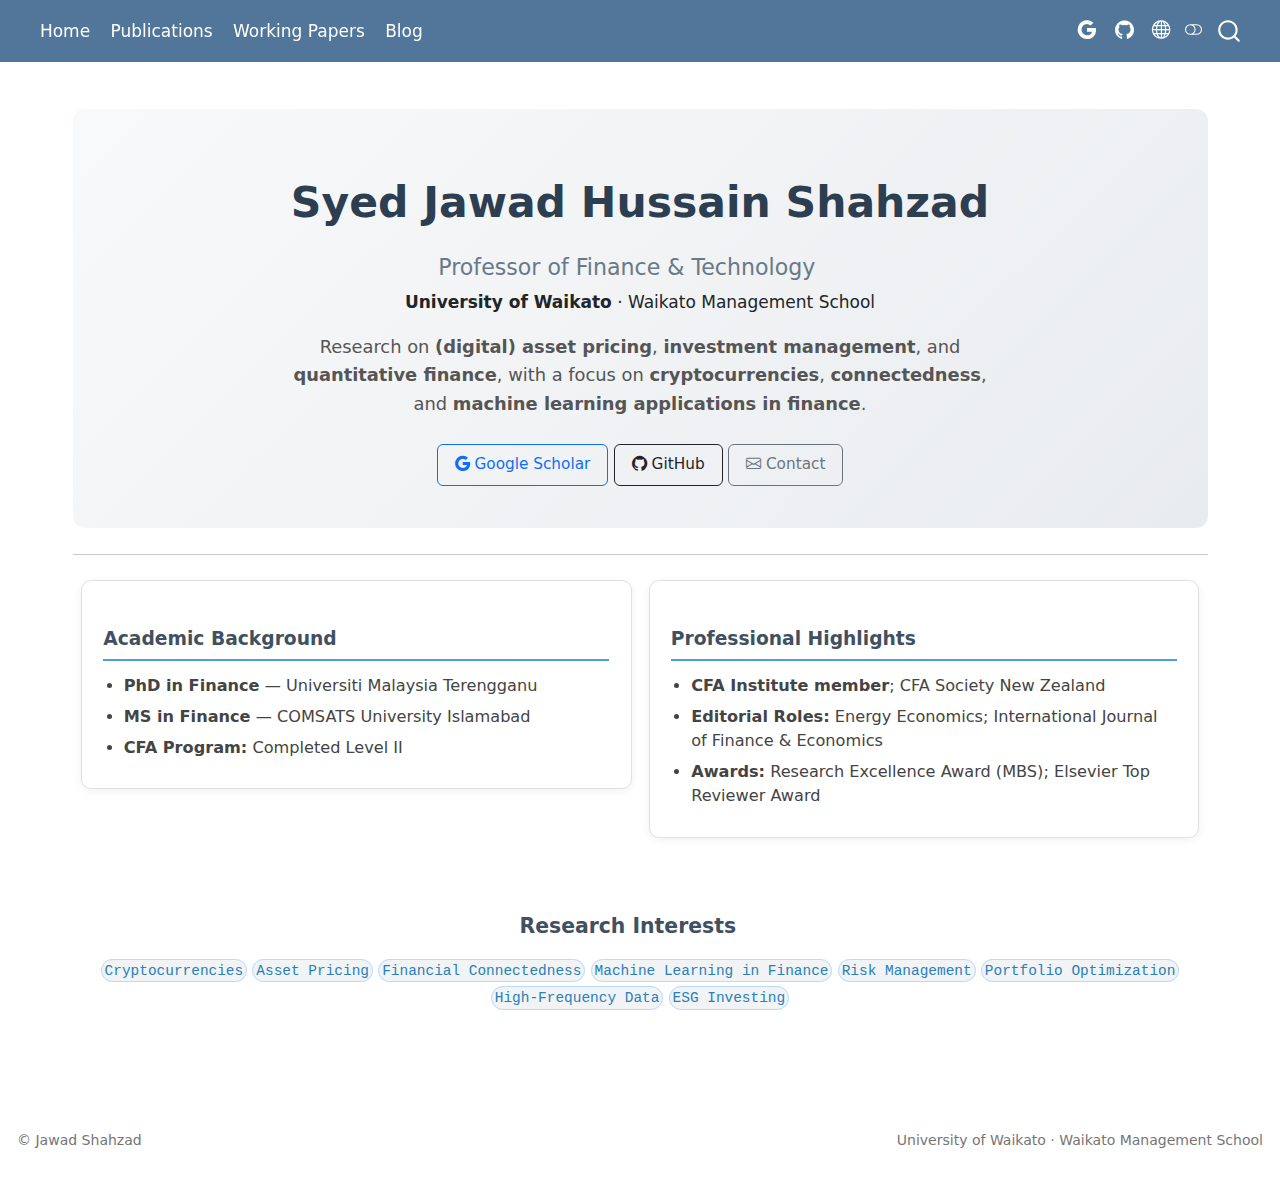
<file: index.html>
<!DOCTYPE html>
<html xmlns="http://www.w3.org/1999/xhtml" lang="en" xml:lang="en"><head>

<meta charset="utf-8">
<meta name="generator" content="quarto-1.8.27">

<meta name="viewport" content="width=device-width, initial-scale=1.0, user-scalable=yes">


<title>index</title>
<style>
code{white-space: pre-wrap;}
span.smallcaps{font-variant: small-caps;}
div.columns{display: flex; gap: min(4vw, 1.5em);}
div.column{flex: auto; overflow-x: auto;}
div.hanging-indent{margin-left: 1.5em; text-indent: -1.5em;}
ul.task-list{list-style: none;}
ul.task-list li input[type="checkbox"] {
  width: 0.8em;
  margin: 0 0.8em 0.2em -1em; /* quarto-specific, see https://github.com/quarto-dev/quarto-cli/issues/4556 */ 
  vertical-align: middle;
}
</style>


<script src="site_libs/quarto-nav/quarto-nav.js"></script>
<script src="site_libs/quarto-nav/headroom.min.js"></script>
<script src="site_libs/clipboard/clipboard.min.js"></script>
<script src="site_libs/quarto-search/autocomplete.umd.js"></script>
<script src="site_libs/quarto-search/fuse.min.js"></script>
<script src="site_libs/quarto-search/quarto-search.js"></script>
<meta name="quarto:offset" content="./">
<script src="site_libs/quarto-html/quarto.js" type="module"></script>
<script src="site_libs/quarto-html/tabsets/tabsets.js" type="module"></script>
<script src="site_libs/quarto-html/axe/axe-check.js" type="module"></script>
<script src="site_libs/quarto-html/popper.min.js"></script>
<script src="site_libs/quarto-html/tippy.umd.min.js"></script>
<script src="site_libs/quarto-html/anchor.min.js"></script>
<link href="site_libs/quarto-html/tippy.css" rel="stylesheet">
<link href="site_libs/quarto-html/quarto-syntax-highlighting-ed96de9b727972fe78a7b5d16c58bf87.css" rel="stylesheet" class="quarto-color-scheme" id="quarto-text-highlighting-styles">
<link href="site_libs/quarto-html/quarto-syntax-highlighting-dark-4d9afe2b8d18ee9fa5d0d57b5ed4214d.css" rel="stylesheet" class="quarto-color-scheme quarto-color-alternate" id="quarto-text-highlighting-styles">
<link href="site_libs/quarto-html/quarto-syntax-highlighting-ed96de9b727972fe78a7b5d16c58bf87.css" rel="stylesheet" class="quarto-color-scheme-extra" id="quarto-text-highlighting-styles">
<script src="site_libs/bootstrap/bootstrap.min.js"></script>
<link href="site_libs/bootstrap/bootstrap-icons.css" rel="stylesheet">
<link href="site_libs/bootstrap/bootstrap-1d4f84655f446305ac42a8f1abcf7405.min.css" rel="stylesheet" append-hash="true" class="quarto-color-scheme" id="quarto-bootstrap" data-mode="light">
<link href="site_libs/bootstrap/bootstrap-dark-24772959a0e306aba8d7698078628ce7.min.css" rel="stylesheet" append-hash="true" class="quarto-color-scheme quarto-color-alternate" id="quarto-bootstrap" data-mode="dark">
<link href="site_libs/bootstrap/bootstrap-1d4f84655f446305ac42a8f1abcf7405.min.css" rel="stylesheet" append-hash="true" class="quarto-color-scheme-extra" id="quarto-bootstrap" data-mode="light">
<script id="quarto-search-options" type="application/json">{
  "location": "navbar",
  "copy-button": false,
  "collapse-after": 3,
  "panel-placement": "end",
  "type": "overlay",
  "limit": 50,
  "keyboard-shortcut": [
    "f",
    "/",
    "s"
  ],
  "show-item-context": false,
  "language": {
    "search-no-results-text": "No results",
    "search-matching-documents-text": "matching documents",
    "search-copy-link-title": "Copy link to search",
    "search-hide-matches-text": "Hide additional matches",
    "search-more-match-text": "more match in this document",
    "search-more-matches-text": "more matches in this document",
    "search-clear-button-title": "Clear",
    "search-text-placeholder": "",
    "search-detached-cancel-button-title": "Cancel",
    "search-submit-button-title": "Submit",
    "search-label": "Search"
  }
}</script>


<link rel="stylesheet" href="styles.css">
</head>

<body class="nav-fixed quarto-light"><script id="quarto-html-before-body" type="application/javascript">
    const toggleBodyColorMode = (bsSheetEl) => {
      const mode = bsSheetEl.getAttribute("data-mode");
      const bodyEl = window.document.querySelector("body");
      if (mode === "dark") {
        bodyEl.classList.add("quarto-dark");
        bodyEl.classList.remove("quarto-light");
      } else {
        bodyEl.classList.add("quarto-light");
        bodyEl.classList.remove("quarto-dark");
      }
    }
    const toggleBodyColorPrimary = () => {
      const bsSheetEl = window.document.querySelector("link#quarto-bootstrap:not([rel=disabled-stylesheet])");
      if (bsSheetEl) {
        toggleBodyColorMode(bsSheetEl);
      }
    }
    const setColorSchemeToggle = (alternate) => {
      const toggles = window.document.querySelectorAll('.quarto-color-scheme-toggle');
      for (let i=0; i < toggles.length; i++) {
        const toggle = toggles[i];
        if (toggle) {
          if (alternate) {
            toggle.classList.add("alternate");
          } else {
            toggle.classList.remove("alternate");
          }
        }
      }
    };
    const toggleColorMode = (alternate) => {
      // Switch the stylesheets
      const primaryStylesheets = window.document.querySelectorAll('link.quarto-color-scheme:not(.quarto-color-alternate)');
      const alternateStylesheets = window.document.querySelectorAll('link.quarto-color-scheme.quarto-color-alternate');
      manageTransitions('#quarto-margin-sidebar .nav-link', false);
      if (alternate) {
        // note: dark is layered on light, we don't disable primary!
        enableStylesheet(alternateStylesheets);
        for (const sheetNode of alternateStylesheets) {
          if (sheetNode.id === "quarto-bootstrap") {
            toggleBodyColorMode(sheetNode);
          }
        }
      } else {
        disableStylesheet(alternateStylesheets);
        enableStylesheet(primaryStylesheets)
        toggleBodyColorPrimary();
      }
      manageTransitions('#quarto-margin-sidebar .nav-link', true);
      // Switch the toggles
      setColorSchemeToggle(alternate)
      // Hack to workaround the fact that safari doesn't
      // properly recolor the scrollbar when toggling (#1455)
      if (navigator.userAgent.indexOf('Safari') > 0 && navigator.userAgent.indexOf('Chrome') == -1) {
        manageTransitions("body", false);
        window.scrollTo(0, 1);
        setTimeout(() => {
          window.scrollTo(0, 0);
          manageTransitions("body", true);
        }, 40);
      }
    }
    const disableStylesheet = (stylesheets) => {
      for (let i=0; i < stylesheets.length; i++) {
        const stylesheet = stylesheets[i];
        stylesheet.rel = 'disabled-stylesheet';
      }
    }
    const enableStylesheet = (stylesheets) => {
      for (let i=0; i < stylesheets.length; i++) {
        const stylesheet = stylesheets[i];
        if(stylesheet.rel !== 'stylesheet') { // for Chrome, which will still FOUC without this check
          stylesheet.rel = 'stylesheet';
        }
      }
    }
    const manageTransitions = (selector, allowTransitions) => {
      const els = window.document.querySelectorAll(selector);
      for (let i=0; i < els.length; i++) {
        const el = els[i];
        if (allowTransitions) {
          el.classList.remove('notransition');
        } else {
          el.classList.add('notransition');
        }
      }
    }
    const isFileUrl = () => {
      return window.location.protocol === 'file:';
    }
    const hasAlternateSentinel = () => {
      let styleSentinel = getColorSchemeSentinel();
      if (styleSentinel !== null) {
        return styleSentinel === "alternate";
      } else {
        return false;
      }
    }
    const setStyleSentinel = (alternate) => {
      const value = alternate ? "alternate" : "default";
      if (!isFileUrl()) {
        window.localStorage.setItem("quarto-color-scheme", value);
      } else {
        localAlternateSentinel = value;
      }
    }
    const getColorSchemeSentinel = () => {
      if (!isFileUrl()) {
        const storageValue = window.localStorage.getItem("quarto-color-scheme");
        return storageValue != null ? storageValue : localAlternateSentinel;
      } else {
        return localAlternateSentinel;
      }
    }
    const toggleGiscusIfUsed = (isAlternate, darkModeDefault) => {
      const baseTheme = document.querySelector('#giscus-base-theme')?.value ?? 'light';
      const alternateTheme = document.querySelector('#giscus-alt-theme')?.value ?? 'dark';
      let newTheme = '';
      if(authorPrefersDark) {
        newTheme = isAlternate ? baseTheme : alternateTheme;
      } else {
        newTheme = isAlternate ? alternateTheme : baseTheme;
      }
      const changeGiscusTheme = () => {
        // From: https://github.com/giscus/giscus/issues/336
        const sendMessage = (message) => {
          const iframe = document.querySelector('iframe.giscus-frame');
          if (!iframe) return;
          iframe.contentWindow.postMessage({ giscus: message }, 'https://giscus.app');
        }
        sendMessage({
          setConfig: {
            theme: newTheme
          }
        });
      }
      const isGiscussLoaded = window.document.querySelector('iframe.giscus-frame') !== null;
      if (isGiscussLoaded) {
        changeGiscusTheme();
      }
    };
    const authorPrefersDark = false;
    const darkModeDefault = authorPrefersDark;
      document.querySelector('link#quarto-text-highlighting-styles.quarto-color-scheme-extra').rel = 'disabled-stylesheet';
      document.querySelector('link#quarto-bootstrap.quarto-color-scheme-extra').rel = 'disabled-stylesheet';
    let localAlternateSentinel = darkModeDefault ? 'alternate' : 'default';
    // Dark / light mode switch
    window.quartoToggleColorScheme = () => {
      // Read the current dark / light value
      let toAlternate = !hasAlternateSentinel();
      toggleColorMode(toAlternate);
      setStyleSentinel(toAlternate);
      toggleGiscusIfUsed(toAlternate, darkModeDefault);
      window.dispatchEvent(new Event('resize'));
    };
    // Switch to dark mode if need be
    if (hasAlternateSentinel()) {
      toggleColorMode(true);
    } else {
      toggleColorMode(false);
    }
  </script>

<div id="quarto-search-results"></div>
  <header id="quarto-header" class="headroom fixed-top">
    <nav class="navbar navbar-expand-lg " data-bs-theme="dark">
      <div class="navbar-container container-fluid">
            <div id="quarto-search" class="" title="Search"></div>
          <button class="navbar-toggler" type="button" data-bs-toggle="collapse" data-bs-target="#navbarCollapse" aria-controls="navbarCollapse" role="menu" aria-expanded="false" aria-label="Toggle navigation" onclick="if (window.quartoToggleHeadroom) { window.quartoToggleHeadroom(); }">
  <span class="navbar-toggler-icon"></span>
</button>
          <div class="collapse navbar-collapse" id="navbarCollapse">
            <ul class="navbar-nav navbar-nav-scroll me-auto">
  <li class="nav-item">
    <a class="nav-link active" href="./index.html" aria-current="page"> 
<span class="menu-text">Home</span></a>
  </li>  
  <li class="nav-item">
    <a class="nav-link" href="./publications.html"> 
<span class="menu-text">Publications</span></a>
  </li>  
  <li class="nav-item">
    <a class="nav-link" href="./working-papers.html"> 
<span class="menu-text">Working Papers</span></a>
  </li>  
  <li class="nav-item">
    <a class="nav-link" href="./blog.html"> 
<span class="menu-text">Blog</span></a>
  </li>  
</ul>
            <ul class="navbar-nav navbar-nav-scroll ms-auto">
  <li class="nav-item compact">
    <a class="nav-link" href="https://scholar.google.com/citations?user=vhD9_FsAAAAJ&amp;hl=en"> <i class="bi bi-google" role="img">
</i> 
<span class="menu-text"></span></a>
  </li>  
  <li class="nav-item compact">
    <a class="nav-link" href="https://github.com/syedjawadshahzad"> <i class="bi bi-github" role="img">
</i> 
<span class="menu-text"></span></a>
  </li>  
  <li class="nav-item compact">
    <a class="nav-link" href="https://profiles.waikato.ac.nz/jawad.shahzad"> <i class="bi bi-globe" role="img">
</i> 
<span class="menu-text"></span></a>
  </li>  
</ul>
          </div> <!-- /navcollapse -->
            <div class="quarto-navbar-tools">
  <a href="" class="quarto-color-scheme-toggle quarto-navigation-tool  px-1" onclick="window.quartoToggleColorScheme(); return false;" title="Toggle dark mode"><i class="bi"></i></a>
</div>
      </div> <!-- /container-fluid -->
    </nav>
</header>
<!-- content -->
<div id="quarto-content" class="quarto-container page-columns page-rows-contents page-layout-full page-navbar">
<!-- sidebar -->
<!-- margin-sidebar -->
    
<!-- main -->
<main class="content column-page" id="quarto-document-content"><header id="title-block-header" class="quarto-title-block"></header>





<section id="syed-jawad-hussain-shahzad" class="level1 hero-section">
<h1>Syed Jawad Hussain Shahzad</h1>
<section id="professor-of-finance-technology" class="level3">
<h3 class="anchored" data-anchor-id="professor-of-finance-technology">Professor of Finance &amp; Technology</h3>
<p><strong>University of Waikato</strong> · Waikato Management School</p>
<div class="hero-tagline">
<p>Research on <strong>(digital) asset pricing</strong>, <strong>investment management</strong>, and <strong>quantitative finance</strong>, with a focus on <strong>cryptocurrencies</strong>, <strong>connectedness</strong>, and <strong>machine learning applications in finance</strong>.</p>
</div>
<div class="hero-links">
<p><a href="https://scholar.google.com/citations?user=vhD9_FsAAAAJ&amp;hl=en" class="btn btn-outline-primary"><i class="bi bi-google"></i> Google Scholar</a> <a href="https://github.com/syedjawadshahzad" class="btn btn-outline-dark"><i class="bi bi-github"></i> GitHub</a> <a href="mailto:jawad.shahzad@waikato.ac.nz" class="btn btn-outline-secondary"><i class="bi bi-envelope"></i> Contact</a></p>
</div>
</section>
</section>
<hr>
<div class="columns">
<div class="column" style="width:50%;">
<section id="academic-background" class="level3 info-card">
<h3 class="anchored" data-anchor-id="academic-background">Academic Background</h3>
<ul>
<li><strong>PhD in Finance</strong> — Universiti Malaysia Terengganu</li>
<li><strong>MS in Finance</strong> — COMSATS University Islamabad</li>
<li><strong>CFA Program:</strong> Completed Level II</li>
</ul>
</section>
</div><div class="column" style="width:50%;">
<section id="professional-highlights" class="level3 info-card">
<h3 class="anchored" data-anchor-id="professional-highlights">Professional Highlights</h3>
<ul>
<li><strong>CFA Institute member</strong>; CFA Society New Zealand</li>
<li><strong>Editorial Roles:</strong> Energy Economics; International Journal of Finance &amp; Economics</li>
<li><strong>Awards:</strong> Research Excellence Award (MBS); Elsevier Top Reviewer Award</li>
</ul>
</section>
</div>
</div>
<section id="research-interests" class="level3 research-interests">
<h3 class="anchored" data-anchor-id="research-interests">Research Interests</h3>
<div class="interest-tags">
<p><code>Cryptocurrencies</code> <code>Asset Pricing</code> <code>Financial Connectedness</code> <code>Machine Learning in Finance</code> <code>Risk Management</code> <code>Portfolio Optimization</code> <code>High-Frequency Data</code> <code>ESG Investing</code></p>
</div>
</section>



</main> <!-- /main -->
<script id="quarto-html-after-body" type="application/javascript">
  window.document.addEventListener("DOMContentLoaded", function (event) {
    // Ensure there is a toggle, if there isn't float one in the top right
    if (window.document.querySelector('.quarto-color-scheme-toggle') === null) {
      const a = window.document.createElement('a');
      a.classList.add('top-right');
      a.classList.add('quarto-color-scheme-toggle');
      a.href = "";
      a.onclick = function() { try { window.quartoToggleColorScheme(); } catch {} return false; };
      const i = window.document.createElement("i");
      i.classList.add('bi');
      a.appendChild(i);
      window.document.body.appendChild(a);
    }
    setColorSchemeToggle(hasAlternateSentinel())
    const icon = "";
    const anchorJS = new window.AnchorJS();
    anchorJS.options = {
      placement: 'right',
      icon: icon
    };
    anchorJS.add('.anchored');
    const isCodeAnnotation = (el) => {
      for (const clz of el.classList) {
        if (clz.startsWith('code-annotation-')) {                     
          return true;
        }
      }
      return false;
    }
    const onCopySuccess = function(e) {
      // button target
      const button = e.trigger;
      // don't keep focus
      button.blur();
      // flash "checked"
      button.classList.add('code-copy-button-checked');
      var currentTitle = button.getAttribute("title");
      button.setAttribute("title", "Copied!");
      let tooltip;
      if (window.bootstrap) {
        button.setAttribute("data-bs-toggle", "tooltip");
        button.setAttribute("data-bs-placement", "left");
        button.setAttribute("data-bs-title", "Copied!");
        tooltip = new bootstrap.Tooltip(button, 
          { trigger: "manual", 
            customClass: "code-copy-button-tooltip",
            offset: [0, -8]});
        tooltip.show();    
      }
      setTimeout(function() {
        if (tooltip) {
          tooltip.hide();
          button.removeAttribute("data-bs-title");
          button.removeAttribute("data-bs-toggle");
          button.removeAttribute("data-bs-placement");
        }
        button.setAttribute("title", currentTitle);
        button.classList.remove('code-copy-button-checked');
      }, 1000);
      // clear code selection
      e.clearSelection();
    }
    const getTextToCopy = function(trigger) {
      const outerScaffold = trigger.parentElement.cloneNode(true);
      const codeEl = outerScaffold.querySelector('code');
      for (const childEl of codeEl.children) {
        if (isCodeAnnotation(childEl)) {
          childEl.remove();
        }
      }
      return codeEl.innerText;
    }
    const clipboard = new window.ClipboardJS('.code-copy-button:not([data-in-quarto-modal])', {
      text: getTextToCopy
    });
    clipboard.on('success', onCopySuccess);
    if (window.document.getElementById('quarto-embedded-source-code-modal')) {
      const clipboardModal = new window.ClipboardJS('.code-copy-button[data-in-quarto-modal]', {
        text: getTextToCopy,
        container: window.document.getElementById('quarto-embedded-source-code-modal')
      });
      clipboardModal.on('success', onCopySuccess);
    }
      var localhostRegex = new RegExp(/^(?:http|https):\/\/localhost\:?[0-9]*\//);
      var mailtoRegex = new RegExp(/^mailto:/);
        var filterRegex = new RegExp('/' + window.location.host + '/');
      var isInternal = (href) => {
          return filterRegex.test(href) || localhostRegex.test(href) || mailtoRegex.test(href);
      }
      // Inspect non-navigation links and adorn them if external
     var links = window.document.querySelectorAll('a[href]:not(.nav-link):not(.navbar-brand):not(.toc-action):not(.sidebar-link):not(.sidebar-item-toggle):not(.pagination-link):not(.no-external):not([aria-hidden]):not(.dropdown-item):not(.quarto-navigation-tool):not(.about-link)');
      for (var i=0; i<links.length; i++) {
        const link = links[i];
        if (!isInternal(link.href)) {
          // undo the damage that might have been done by quarto-nav.js in the case of
          // links that we want to consider external
          if (link.dataset.originalHref !== undefined) {
            link.href = link.dataset.originalHref;
          }
        }
      }
    function tippyHover(el, contentFn, onTriggerFn, onUntriggerFn) {
      const config = {
        allowHTML: true,
        maxWidth: 500,
        delay: 100,
        arrow: false,
        appendTo: function(el) {
            return el.parentElement;
        },
        interactive: true,
        interactiveBorder: 10,
        theme: 'quarto',
        placement: 'bottom-start',
      };
      if (contentFn) {
        config.content = contentFn;
      }
      if (onTriggerFn) {
        config.onTrigger = onTriggerFn;
      }
      if (onUntriggerFn) {
        config.onUntrigger = onUntriggerFn;
      }
      window.tippy(el, config); 
    }
    const noterefs = window.document.querySelectorAll('a[role="doc-noteref"]');
    for (var i=0; i<noterefs.length; i++) {
      const ref = noterefs[i];
      tippyHover(ref, function() {
        // use id or data attribute instead here
        let href = ref.getAttribute('data-footnote-href') || ref.getAttribute('href');
        try { href = new URL(href).hash; } catch {}
        const id = href.replace(/^#\/?/, "");
        const note = window.document.getElementById(id);
        if (note) {
          return note.innerHTML;
        } else {
          return "";
        }
      });
    }
    const xrefs = window.document.querySelectorAll('a.quarto-xref');
    const processXRef = (id, note) => {
      // Strip column container classes
      const stripColumnClz = (el) => {
        el.classList.remove("page-full", "page-columns");
        if (el.children) {
          for (const child of el.children) {
            stripColumnClz(child);
          }
        }
      }
      stripColumnClz(note)
      if (id === null || id.startsWith('sec-')) {
        // Special case sections, only their first couple elements
        const container = document.createElement("div");
        if (note.children && note.children.length > 2) {
          container.appendChild(note.children[0].cloneNode(true));
          for (let i = 1; i < note.children.length; i++) {
            const child = note.children[i];
            if (child.tagName === "P" && child.innerText === "") {
              continue;
            } else {
              container.appendChild(child.cloneNode(true));
              break;
            }
          }
          if (window.Quarto?.typesetMath) {
            window.Quarto.typesetMath(container);
          }
          return container.innerHTML
        } else {
          if (window.Quarto?.typesetMath) {
            window.Quarto.typesetMath(note);
          }
          return note.innerHTML;
        }
      } else {
        // Remove any anchor links if they are present
        const anchorLink = note.querySelector('a.anchorjs-link');
        if (anchorLink) {
          anchorLink.remove();
        }
        if (window.Quarto?.typesetMath) {
          window.Quarto.typesetMath(note);
        }
        if (note.classList.contains("callout")) {
          return note.outerHTML;
        } else {
          return note.innerHTML;
        }
      }
    }
    for (var i=0; i<xrefs.length; i++) {
      const xref = xrefs[i];
      tippyHover(xref, undefined, function(instance) {
        instance.disable();
        let url = xref.getAttribute('href');
        let hash = undefined; 
        if (url.startsWith('#')) {
          hash = url;
        } else {
          try { hash = new URL(url).hash; } catch {}
        }
        if (hash) {
          const id = hash.replace(/^#\/?/, "");
          const note = window.document.getElementById(id);
          if (note !== null) {
            try {
              const html = processXRef(id, note.cloneNode(true));
              instance.setContent(html);
            } finally {
              instance.enable();
              instance.show();
            }
          } else {
            // See if we can fetch this
            fetch(url.split('#')[0])
            .then(res => res.text())
            .then(html => {
              const parser = new DOMParser();
              const htmlDoc = parser.parseFromString(html, "text/html");
              const note = htmlDoc.getElementById(id);
              if (note !== null) {
                const html = processXRef(id, note);
                instance.setContent(html);
              } 
            }).finally(() => {
              instance.enable();
              instance.show();
            });
          }
        } else {
          // See if we can fetch a full url (with no hash to target)
          // This is a special case and we should probably do some content thinning / targeting
          fetch(url)
          .then(res => res.text())
          .then(html => {
            const parser = new DOMParser();
            const htmlDoc = parser.parseFromString(html, "text/html");
            const note = htmlDoc.querySelector('main.content');
            if (note !== null) {
              // This should only happen for chapter cross references
              // (since there is no id in the URL)
              // remove the first header
              if (note.children.length > 0 && note.children[0].tagName === "HEADER") {
                note.children[0].remove();
              }
              const html = processXRef(null, note);
              instance.setContent(html);
            } 
          }).finally(() => {
            instance.enable();
            instance.show();
          });
        }
      }, function(instance) {
      });
    }
        let selectedAnnoteEl;
        const selectorForAnnotation = ( cell, annotation) => {
          let cellAttr = 'data-code-cell="' + cell + '"';
          let lineAttr = 'data-code-annotation="' +  annotation + '"';
          const selector = 'span[' + cellAttr + '][' + lineAttr + ']';
          return selector;
        }
        const selectCodeLines = (annoteEl) => {
          const doc = window.document;
          const targetCell = annoteEl.getAttribute("data-target-cell");
          const targetAnnotation = annoteEl.getAttribute("data-target-annotation");
          const annoteSpan = window.document.querySelector(selectorForAnnotation(targetCell, targetAnnotation));
          const lines = annoteSpan.getAttribute("data-code-lines").split(",");
          const lineIds = lines.map((line) => {
            return targetCell + "-" + line;
          })
          let top = null;
          let height = null;
          let parent = null;
          if (lineIds.length > 0) {
              //compute the position of the single el (top and bottom and make a div)
              const el = window.document.getElementById(lineIds[0]);
              top = el.offsetTop;
              height = el.offsetHeight;
              parent = el.parentElement.parentElement;
            if (lineIds.length > 1) {
              const lastEl = window.document.getElementById(lineIds[lineIds.length - 1]);
              const bottom = lastEl.offsetTop + lastEl.offsetHeight;
              height = bottom - top;
            }
            if (top !== null && height !== null && parent !== null) {
              // cook up a div (if necessary) and position it 
              let div = window.document.getElementById("code-annotation-line-highlight");
              if (div === null) {
                div = window.document.createElement("div");
                div.setAttribute("id", "code-annotation-line-highlight");
                div.style.position = 'absolute';
                parent.appendChild(div);
              }
              div.style.top = top - 2 + "px";
              div.style.height = height + 4 + "px";
              div.style.left = 0;
              let gutterDiv = window.document.getElementById("code-annotation-line-highlight-gutter");
              if (gutterDiv === null) {
                gutterDiv = window.document.createElement("div");
                gutterDiv.setAttribute("id", "code-annotation-line-highlight-gutter");
                gutterDiv.style.position = 'absolute';
                const codeCell = window.document.getElementById(targetCell);
                const gutter = codeCell.querySelector('.code-annotation-gutter');
                gutter.appendChild(gutterDiv);
              }
              gutterDiv.style.top = top - 2 + "px";
              gutterDiv.style.height = height + 4 + "px";
            }
            selectedAnnoteEl = annoteEl;
          }
        };
        const unselectCodeLines = () => {
          const elementsIds = ["code-annotation-line-highlight", "code-annotation-line-highlight-gutter"];
          elementsIds.forEach((elId) => {
            const div = window.document.getElementById(elId);
            if (div) {
              div.remove();
            }
          });
          selectedAnnoteEl = undefined;
        };
          // Handle positioning of the toggle
      window.addEventListener(
        "resize",
        throttle(() => {
          elRect = undefined;
          if (selectedAnnoteEl) {
            selectCodeLines(selectedAnnoteEl);
          }
        }, 10)
      );
      function throttle(fn, ms) {
      let throttle = false;
      let timer;
        return (...args) => {
          if(!throttle) { // first call gets through
              fn.apply(this, args);
              throttle = true;
          } else { // all the others get throttled
              if(timer) clearTimeout(timer); // cancel #2
              timer = setTimeout(() => {
                fn.apply(this, args);
                timer = throttle = false;
              }, ms);
          }
        };
      }
        // Attach click handler to the DT
        const annoteDls = window.document.querySelectorAll('dt[data-target-cell]');
        for (const annoteDlNode of annoteDls) {
          annoteDlNode.addEventListener('click', (event) => {
            const clickedEl = event.target;
            if (clickedEl !== selectedAnnoteEl) {
              unselectCodeLines();
              const activeEl = window.document.querySelector('dt[data-target-cell].code-annotation-active');
              if (activeEl) {
                activeEl.classList.remove('code-annotation-active');
              }
              selectCodeLines(clickedEl);
              clickedEl.classList.add('code-annotation-active');
            } else {
              // Unselect the line
              unselectCodeLines();
              clickedEl.classList.remove('code-annotation-active');
            }
          });
        }
    const findCites = (el) => {
      const parentEl = el.parentElement;
      if (parentEl) {
        const cites = parentEl.dataset.cites;
        if (cites) {
          return {
            el,
            cites: cites.split(' ')
          };
        } else {
          return findCites(el.parentElement)
        }
      } else {
        return undefined;
      }
    };
    var bibliorefs = window.document.querySelectorAll('a[role="doc-biblioref"]');
    for (var i=0; i<bibliorefs.length; i++) {
      const ref = bibliorefs[i];
      const citeInfo = findCites(ref);
      if (citeInfo) {
        tippyHover(citeInfo.el, function() {
          var popup = window.document.createElement('div');
          citeInfo.cites.forEach(function(cite) {
            var citeDiv = window.document.createElement('div');
            citeDiv.classList.add('hanging-indent');
            citeDiv.classList.add('csl-entry');
            var biblioDiv = window.document.getElementById('ref-' + cite);
            if (biblioDiv) {
              citeDiv.innerHTML = biblioDiv.innerHTML;
            }
            popup.appendChild(citeDiv);
          });
          return popup.innerHTML;
        });
      }
    }
  });
  </script>
</div> <!-- /content -->
<footer class="footer">
  <div class="nav-footer">
    <div class="nav-footer-left">
<p>© Jawad Shahzad</p>
</div>   
    <div class="nav-footer-center">
      &nbsp;
    </div>
    <div class="nav-footer-right">
<p>University of Waikato · Waikato Management School</p>
</div>
  </div>
</footer>




</body></html>
</file>
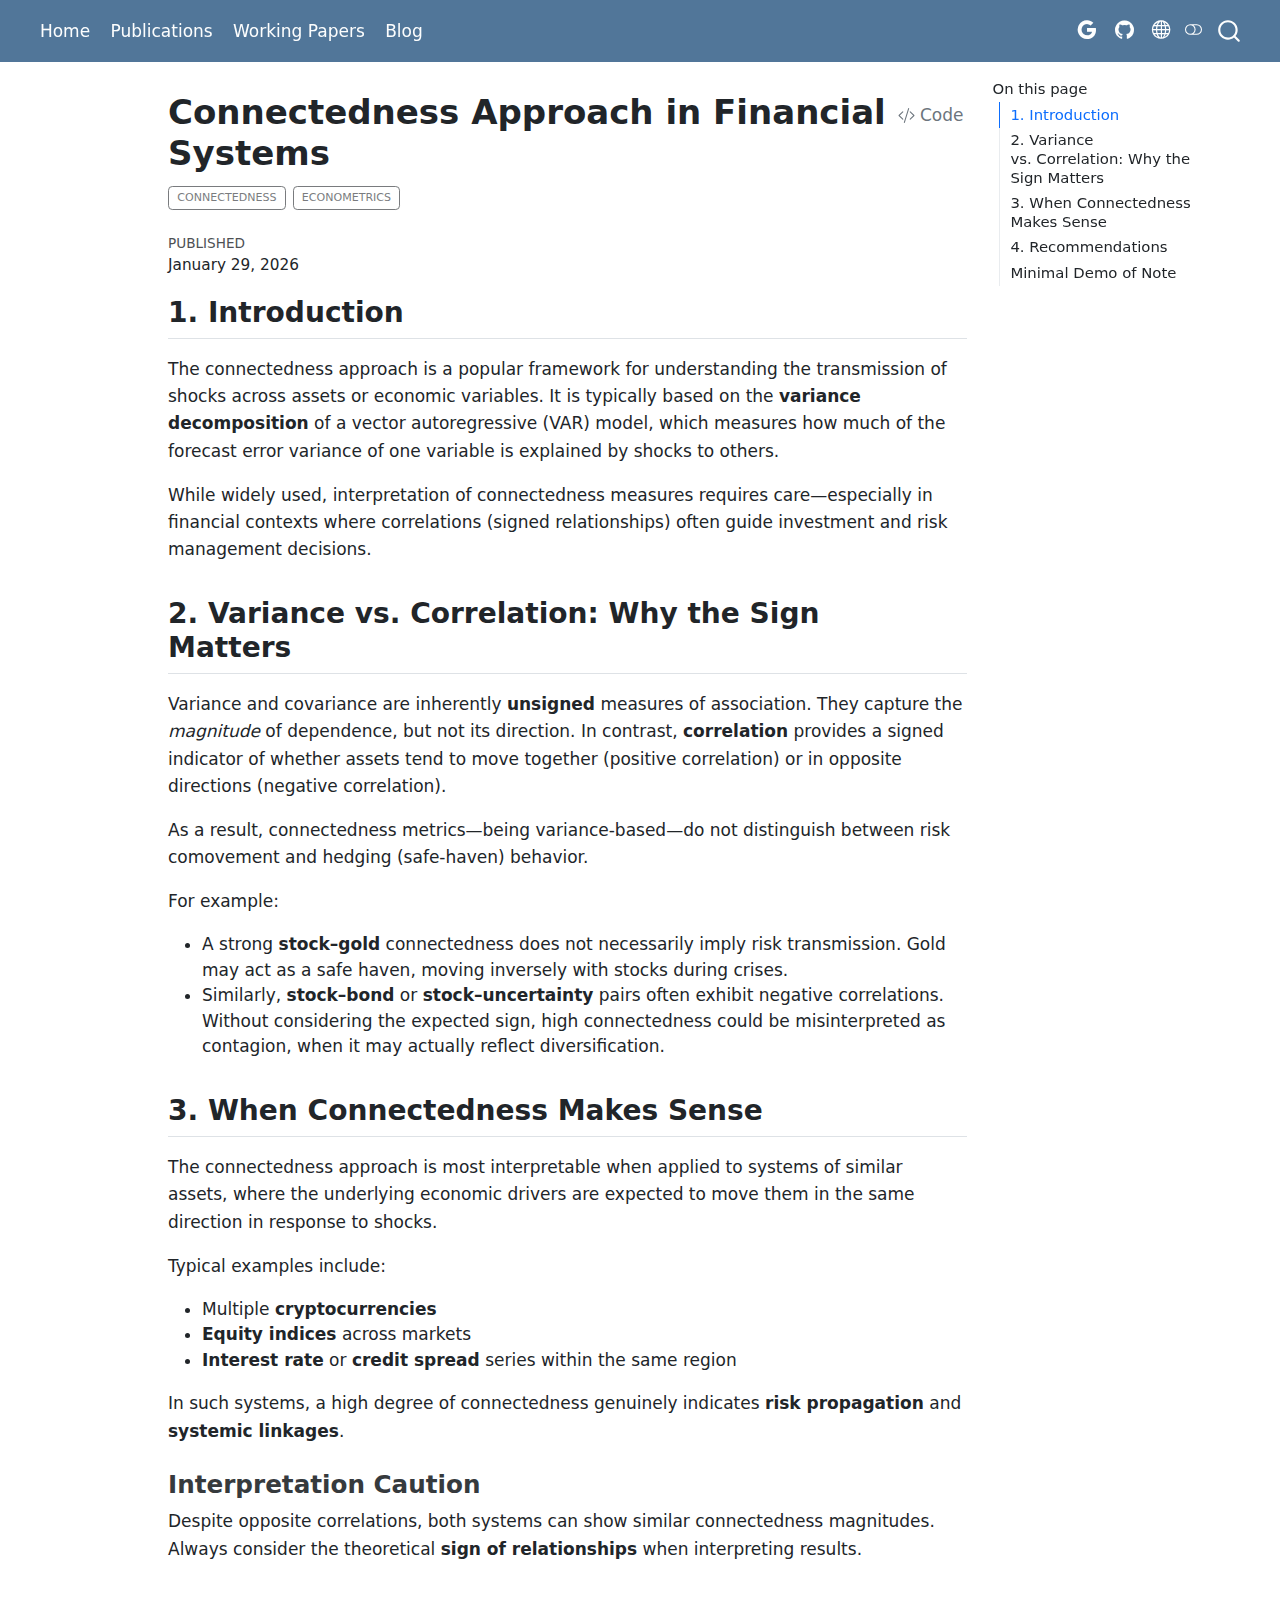
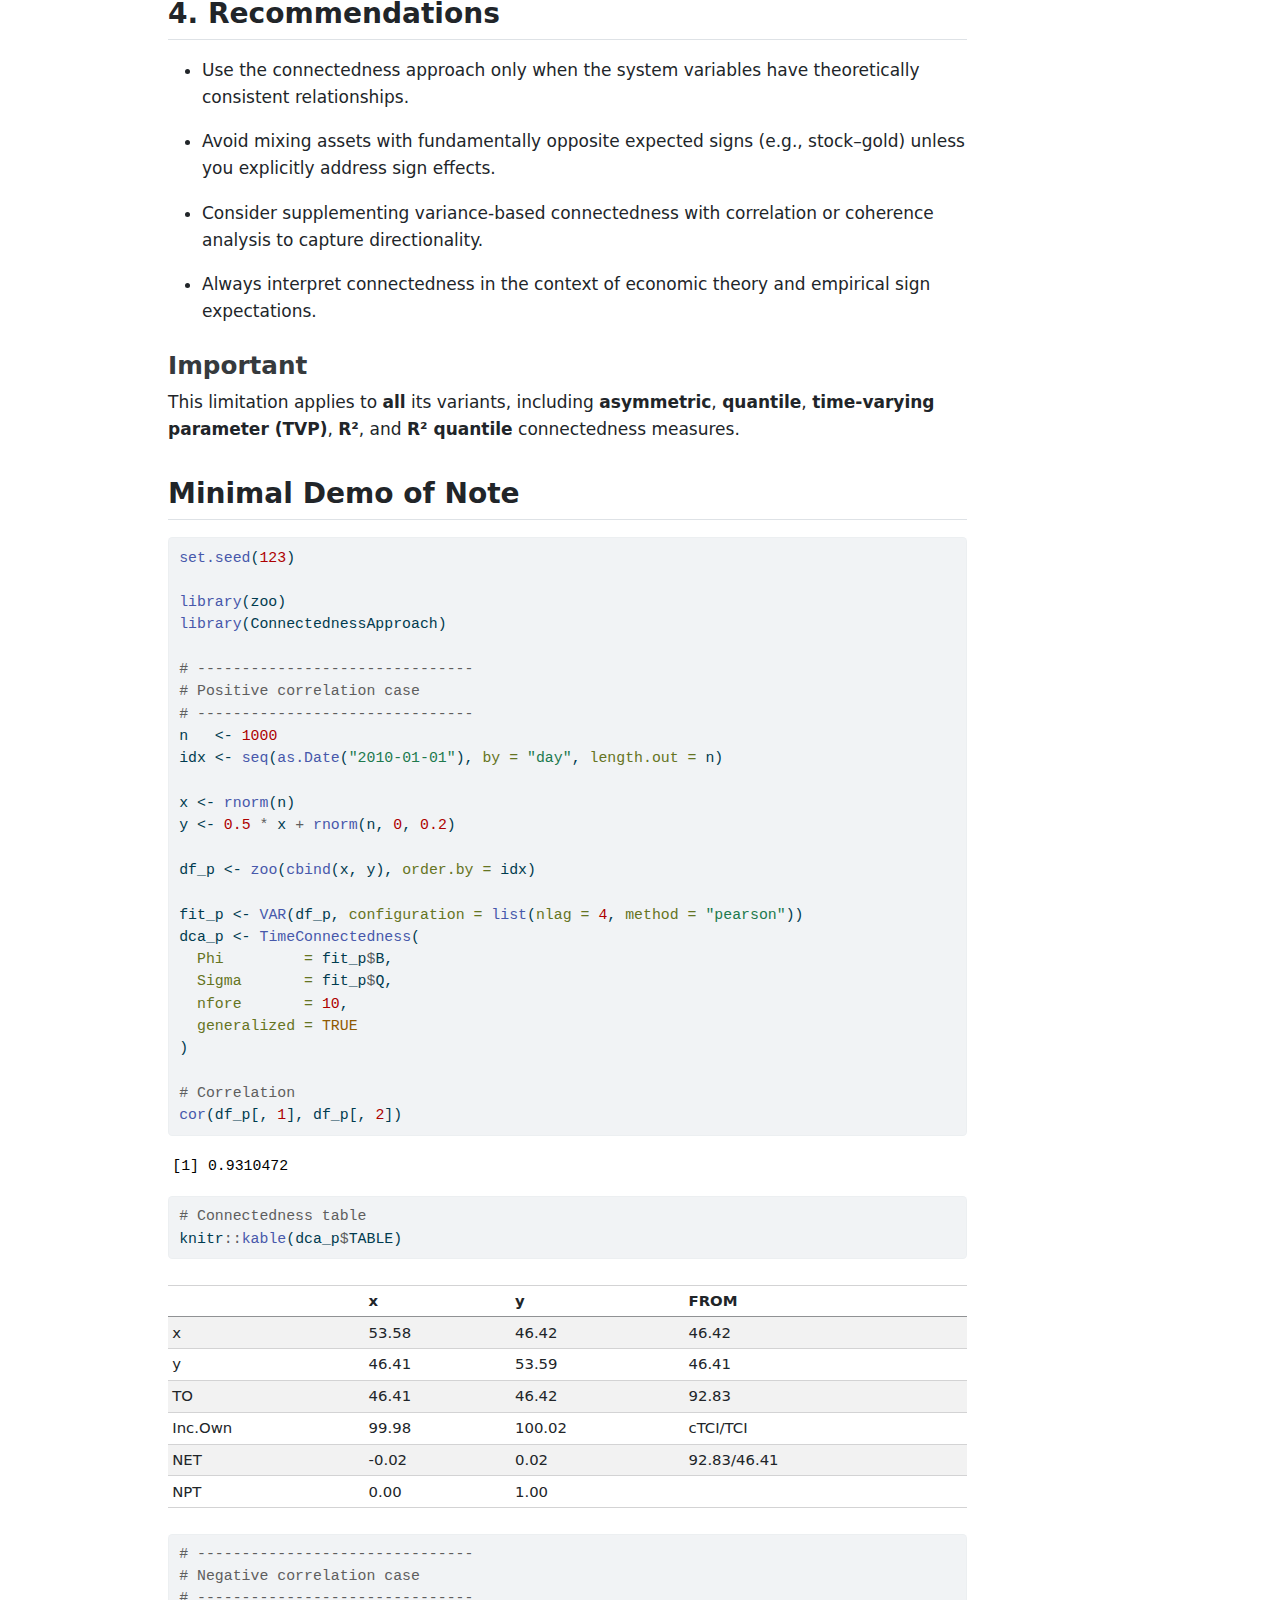
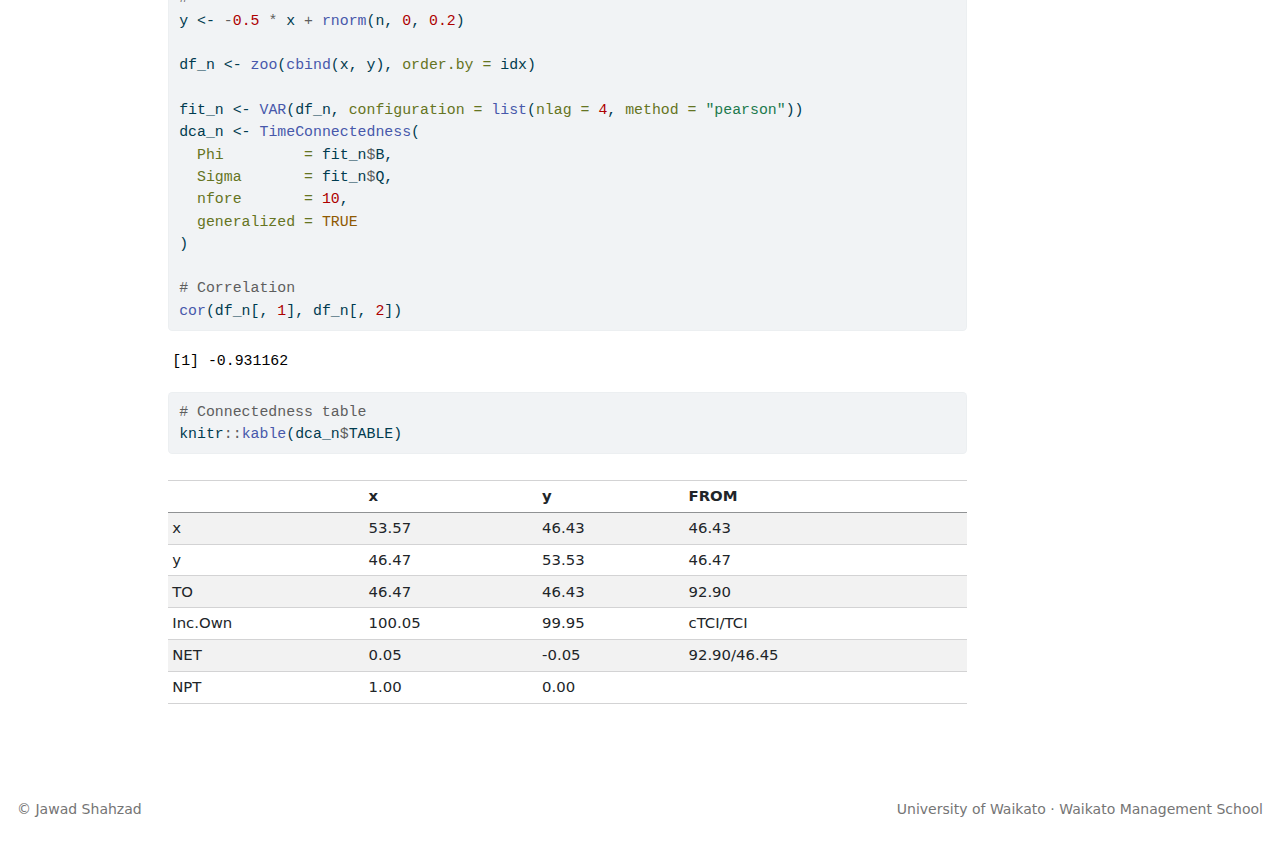
<file: posts/2026-01-29-connectedness-approach/index.html>
<!DOCTYPE html>
<html xmlns="http://www.w3.org/1999/xhtml" lang="en" xml:lang="en"><head>

<meta charset="utf-8">
<meta name="generator" content="quarto-1.8.27">

<meta name="viewport" content="width=device-width, initial-scale=1.0, user-scalable=yes">

<meta name="dcterms.date" content="2026-01-29">

<title>Connectedness Approach in Financial Systems</title>
<style>
code{white-space: pre-wrap;}
span.smallcaps{font-variant: small-caps;}
div.columns{display: flex; gap: min(4vw, 1.5em);}
div.column{flex: auto; overflow-x: auto;}
div.hanging-indent{margin-left: 1.5em; text-indent: -1.5em;}
ul.task-list{list-style: none;}
ul.task-list li input[type="checkbox"] {
  width: 0.8em;
  margin: 0 0.8em 0.2em -1em; /* quarto-specific, see https://github.com/quarto-dev/quarto-cli/issues/4556 */ 
  vertical-align: middle;
}
/* CSS for syntax highlighting */
html { -webkit-text-size-adjust: 100%; }
pre > code.sourceCode { white-space: pre; position: relative; }
pre > code.sourceCode > span { display: inline-block; line-height: 1.25; }
pre > code.sourceCode > span:empty { height: 1.2em; }
.sourceCode { overflow: visible; }
code.sourceCode > span { color: inherit; text-decoration: inherit; }
div.sourceCode { margin: 1em 0; }
pre.sourceCode { margin: 0; }
@media screen {
div.sourceCode { overflow: auto; }
}
@media print {
pre > code.sourceCode { white-space: pre-wrap; }
pre > code.sourceCode > span { text-indent: -5em; padding-left: 5em; }
}
pre.numberSource code
  { counter-reset: source-line 0; }
pre.numberSource code > span
  { position: relative; left: -4em; counter-increment: source-line; }
pre.numberSource code > span > a:first-child::before
  { content: counter(source-line);
    position: relative; left: -1em; text-align: right; vertical-align: baseline;
    border: none; display: inline-block;
    -webkit-touch-callout: none; -webkit-user-select: none;
    -khtml-user-select: none; -moz-user-select: none;
    -ms-user-select: none; user-select: none;
    padding: 0 4px; width: 4em;
  }
pre.numberSource { margin-left: 3em;  padding-left: 4px; }
div.sourceCode
  {   }
@media screen {
pre > code.sourceCode > span > a:first-child::before { text-decoration: underline; }
}
</style>


<script src="../../site_libs/quarto-nav/quarto-nav.js"></script>
<script src="../../site_libs/quarto-nav/headroom.min.js"></script>
<script src="../../site_libs/clipboard/clipboard.min.js"></script>
<script src="../../site_libs/quarto-search/autocomplete.umd.js"></script>
<script src="../../site_libs/quarto-search/fuse.min.js"></script>
<script src="../../site_libs/quarto-search/quarto-search.js"></script>
<meta name="quarto:offset" content="../../">
<script src="../../site_libs/quarto-html/quarto.js" type="module"></script>
<script src="../../site_libs/quarto-html/tabsets/tabsets.js" type="module"></script>
<script src="../../site_libs/quarto-html/axe/axe-check.js" type="module"></script>
<script src="../../site_libs/quarto-html/popper.min.js"></script>
<script src="../../site_libs/quarto-html/tippy.umd.min.js"></script>
<script src="../../site_libs/quarto-html/anchor.min.js"></script>
<link href="../../site_libs/quarto-html/tippy.css" rel="stylesheet">
<link href="../../site_libs/quarto-html/quarto-syntax-highlighting-ed96de9b727972fe78a7b5d16c58bf87.css" rel="stylesheet" class="quarto-color-scheme" id="quarto-text-highlighting-styles">
<link href="../../site_libs/quarto-html/quarto-syntax-highlighting-dark-4d9afe2b8d18ee9fa5d0d57b5ed4214d.css" rel="stylesheet" class="quarto-color-scheme quarto-color-alternate" id="quarto-text-highlighting-styles">
<link href="../../site_libs/quarto-html/quarto-syntax-highlighting-ed96de9b727972fe78a7b5d16c58bf87.css" rel="stylesheet" class="quarto-color-scheme-extra" id="quarto-text-highlighting-styles">
<script src="../../site_libs/bootstrap/bootstrap.min.js"></script>
<link href="../../site_libs/bootstrap/bootstrap-icons.css" rel="stylesheet">
<link href="../../site_libs/bootstrap/bootstrap-1d4f84655f446305ac42a8f1abcf7405.min.css" rel="stylesheet" append-hash="true" class="quarto-color-scheme" id="quarto-bootstrap" data-mode="light">
<link href="../../site_libs/bootstrap/bootstrap-dark-24772959a0e306aba8d7698078628ce7.min.css" rel="stylesheet" append-hash="true" class="quarto-color-scheme quarto-color-alternate" id="quarto-bootstrap" data-mode="dark">
<link href="../../site_libs/bootstrap/bootstrap-1d4f84655f446305ac42a8f1abcf7405.min.css" rel="stylesheet" append-hash="true" class="quarto-color-scheme-extra" id="quarto-bootstrap" data-mode="light">
<script id="quarto-search-options" type="application/json">{
  "location": "navbar",
  "copy-button": false,
  "collapse-after": 3,
  "panel-placement": "end",
  "type": "overlay",
  "limit": 50,
  "keyboard-shortcut": [
    "f",
    "/",
    "s"
  ],
  "show-item-context": false,
  "language": {
    "search-no-results-text": "No results",
    "search-matching-documents-text": "matching documents",
    "search-copy-link-title": "Copy link to search",
    "search-hide-matches-text": "Hide additional matches",
    "search-more-match-text": "more match in this document",
    "search-more-matches-text": "more matches in this document",
    "search-clear-button-title": "Clear",
    "search-text-placeholder": "",
    "search-detached-cancel-button-title": "Cancel",
    "search-submit-button-title": "Submit",
    "search-label": "Search"
  }
}</script>


<link rel="stylesheet" href="../../styles.css">
</head>

<body class="nav-fixed quarto-light"><script id="quarto-html-before-body" type="application/javascript">
    const toggleBodyColorMode = (bsSheetEl) => {
      const mode = bsSheetEl.getAttribute("data-mode");
      const bodyEl = window.document.querySelector("body");
      if (mode === "dark") {
        bodyEl.classList.add("quarto-dark");
        bodyEl.classList.remove("quarto-light");
      } else {
        bodyEl.classList.add("quarto-light");
        bodyEl.classList.remove("quarto-dark");
      }
    }
    const toggleBodyColorPrimary = () => {
      const bsSheetEl = window.document.querySelector("link#quarto-bootstrap:not([rel=disabled-stylesheet])");
      if (bsSheetEl) {
        toggleBodyColorMode(bsSheetEl);
      }
    }
    const setColorSchemeToggle = (alternate) => {
      const toggles = window.document.querySelectorAll('.quarto-color-scheme-toggle');
      for (let i=0; i < toggles.length; i++) {
        const toggle = toggles[i];
        if (toggle) {
          if (alternate) {
            toggle.classList.add("alternate");
          } else {
            toggle.classList.remove("alternate");
          }
        }
      }
    };
    const toggleColorMode = (alternate) => {
      // Switch the stylesheets
      const primaryStylesheets = window.document.querySelectorAll('link.quarto-color-scheme:not(.quarto-color-alternate)');
      const alternateStylesheets = window.document.querySelectorAll('link.quarto-color-scheme.quarto-color-alternate');
      manageTransitions('#quarto-margin-sidebar .nav-link', false);
      if (alternate) {
        // note: dark is layered on light, we don't disable primary!
        enableStylesheet(alternateStylesheets);
        for (const sheetNode of alternateStylesheets) {
          if (sheetNode.id === "quarto-bootstrap") {
            toggleBodyColorMode(sheetNode);
          }
        }
      } else {
        disableStylesheet(alternateStylesheets);
        enableStylesheet(primaryStylesheets)
        toggleBodyColorPrimary();
      }
      manageTransitions('#quarto-margin-sidebar .nav-link', true);
      // Switch the toggles
      setColorSchemeToggle(alternate)
      // Hack to workaround the fact that safari doesn't
      // properly recolor the scrollbar when toggling (#1455)
      if (navigator.userAgent.indexOf('Safari') > 0 && navigator.userAgent.indexOf('Chrome') == -1) {
        manageTransitions("body", false);
        window.scrollTo(0, 1);
        setTimeout(() => {
          window.scrollTo(0, 0);
          manageTransitions("body", true);
        }, 40);
      }
    }
    const disableStylesheet = (stylesheets) => {
      for (let i=0; i < stylesheets.length; i++) {
        const stylesheet = stylesheets[i];
        stylesheet.rel = 'disabled-stylesheet';
      }
    }
    const enableStylesheet = (stylesheets) => {
      for (let i=0; i < stylesheets.length; i++) {
        const stylesheet = stylesheets[i];
        if(stylesheet.rel !== 'stylesheet') { // for Chrome, which will still FOUC without this check
          stylesheet.rel = 'stylesheet';
        }
      }
    }
    const manageTransitions = (selector, allowTransitions) => {
      const els = window.document.querySelectorAll(selector);
      for (let i=0; i < els.length; i++) {
        const el = els[i];
        if (allowTransitions) {
          el.classList.remove('notransition');
        } else {
          el.classList.add('notransition');
        }
      }
    }
    const isFileUrl = () => {
      return window.location.protocol === 'file:';
    }
    const hasAlternateSentinel = () => {
      let styleSentinel = getColorSchemeSentinel();
      if (styleSentinel !== null) {
        return styleSentinel === "alternate";
      } else {
        return false;
      }
    }
    const setStyleSentinel = (alternate) => {
      const value = alternate ? "alternate" : "default";
      if (!isFileUrl()) {
        window.localStorage.setItem("quarto-color-scheme", value);
      } else {
        localAlternateSentinel = value;
      }
    }
    const getColorSchemeSentinel = () => {
      if (!isFileUrl()) {
        const storageValue = window.localStorage.getItem("quarto-color-scheme");
        return storageValue != null ? storageValue : localAlternateSentinel;
      } else {
        return localAlternateSentinel;
      }
    }
    const toggleGiscusIfUsed = (isAlternate, darkModeDefault) => {
      const baseTheme = document.querySelector('#giscus-base-theme')?.value ?? 'light';
      const alternateTheme = document.querySelector('#giscus-alt-theme')?.value ?? 'dark';
      let newTheme = '';
      if(authorPrefersDark) {
        newTheme = isAlternate ? baseTheme : alternateTheme;
      } else {
        newTheme = isAlternate ? alternateTheme : baseTheme;
      }
      const changeGiscusTheme = () => {
        // From: https://github.com/giscus/giscus/issues/336
        const sendMessage = (message) => {
          const iframe = document.querySelector('iframe.giscus-frame');
          if (!iframe) return;
          iframe.contentWindow.postMessage({ giscus: message }, 'https://giscus.app');
        }
        sendMessage({
          setConfig: {
            theme: newTheme
          }
        });
      }
      const isGiscussLoaded = window.document.querySelector('iframe.giscus-frame') !== null;
      if (isGiscussLoaded) {
        changeGiscusTheme();
      }
    };
    const authorPrefersDark = false;
    const darkModeDefault = authorPrefersDark;
      document.querySelector('link#quarto-text-highlighting-styles.quarto-color-scheme-extra').rel = 'disabled-stylesheet';
      document.querySelector('link#quarto-bootstrap.quarto-color-scheme-extra').rel = 'disabled-stylesheet';
    let localAlternateSentinel = darkModeDefault ? 'alternate' : 'default';
    // Dark / light mode switch
    window.quartoToggleColorScheme = () => {
      // Read the current dark / light value
      let toAlternate = !hasAlternateSentinel();
      toggleColorMode(toAlternate);
      setStyleSentinel(toAlternate);
      toggleGiscusIfUsed(toAlternate, darkModeDefault);
      window.dispatchEvent(new Event('resize'));
    };
    // Switch to dark mode if need be
    if (hasAlternateSentinel()) {
      toggleColorMode(true);
    } else {
      toggleColorMode(false);
    }
  </script>

<div id="quarto-search-results"></div>
  <header id="quarto-header" class="headroom fixed-top">
    <nav class="navbar navbar-expand-lg " data-bs-theme="dark">
      <div class="navbar-container container-fluid">
            <div id="quarto-search" class="" title="Search"></div>
          <button class="navbar-toggler" type="button" data-bs-toggle="collapse" data-bs-target="#navbarCollapse" aria-controls="navbarCollapse" role="menu" aria-expanded="false" aria-label="Toggle navigation" onclick="if (window.quartoToggleHeadroom) { window.quartoToggleHeadroom(); }">
  <span class="navbar-toggler-icon"></span>
</button>
          <div class="collapse navbar-collapse" id="navbarCollapse">
            <ul class="navbar-nav navbar-nav-scroll me-auto">
  <li class="nav-item">
    <a class="nav-link" href="../../index.html"> 
<span class="menu-text">Home</span></a>
  </li>  
  <li class="nav-item">
    <a class="nav-link" href="../../publications.html"> 
<span class="menu-text">Publications</span></a>
  </li>  
  <li class="nav-item">
    <a class="nav-link" href="../../working-papers.html"> 
<span class="menu-text">Working Papers</span></a>
  </li>  
  <li class="nav-item">
    <a class="nav-link" href="../../blog.html"> 
<span class="menu-text">Blog</span></a>
  </li>  
</ul>
            <ul class="navbar-nav navbar-nav-scroll ms-auto">
  <li class="nav-item compact">
    <a class="nav-link" href="https://scholar.google.com/citations?user=vhD9_FsAAAAJ&amp;hl=en"> <i class="bi bi-google" role="img">
</i> 
<span class="menu-text"></span></a>
  </li>  
  <li class="nav-item compact">
    <a class="nav-link" href="https://github.com/syedjawadshahzad"> <i class="bi bi-github" role="img">
</i> 
<span class="menu-text"></span></a>
  </li>  
  <li class="nav-item compact">
    <a class="nav-link" href="https://profiles.waikato.ac.nz/jawad.shahzad"> <i class="bi bi-globe" role="img">
</i> 
<span class="menu-text"></span></a>
  </li>  
</ul>
          </div> <!-- /navcollapse -->
            <div class="quarto-navbar-tools">
  <a href="" class="quarto-color-scheme-toggle quarto-navigation-tool  px-1" onclick="window.quartoToggleColorScheme(); return false;" title="Toggle dark mode"><i class="bi"></i></a>
</div>
      </div> <!-- /container-fluid -->
    </nav>
</header>
<!-- content -->
<div id="quarto-content" class="quarto-container page-columns page-rows-contents page-layout-article page-navbar">
<!-- sidebar -->
<!-- margin-sidebar -->
    <div id="quarto-margin-sidebar" class="sidebar margin-sidebar">
        <nav id="TOC" role="doc-toc" class="toc-active">
    <h2 id="toc-title">On this page</h2>
   
  <ul>
  <li><a href="#introduction" id="toc-introduction" class="nav-link active" data-scroll-target="#introduction">1. Introduction</a></li>
  <li><a href="#variance-vs.-correlation-why-the-sign-matters" id="toc-variance-vs.-correlation-why-the-sign-matters" class="nav-link" data-scroll-target="#variance-vs.-correlation-why-the-sign-matters">2. Variance vs.&nbsp;Correlation: Why the Sign Matters</a></li>
  <li><a href="#when-connectedness-makes-sense" id="toc-when-connectedness-makes-sense" class="nav-link" data-scroll-target="#when-connectedness-makes-sense">3. When Connectedness Makes Sense</a>
  <ul class="collapse">
  <li><a href="#interpretation-caution" id="toc-interpretation-caution" class="nav-link" data-scroll-target="#interpretation-caution">Interpretation Caution</a></li>
  </ul></li>
  <li><a href="#recommendations" id="toc-recommendations" class="nav-link" data-scroll-target="#recommendations">4. Recommendations</a>
  <ul class="collapse">
  <li><a href="#important" id="toc-important" class="nav-link" data-scroll-target="#important">Important</a></li>
  </ul></li>
  <li><a href="#minimal-demo-of-note" id="toc-minimal-demo-of-note" class="nav-link" data-scroll-target="#minimal-demo-of-note">Minimal Demo of Note</a></li>
  </ul>
</nav>
    </div>
<!-- main -->
<main class="content" id="quarto-document-content">


<header id="title-block-header" class="quarto-title-block default">
<div class="quarto-title">
<div class="quarto-title-block"><div><h1 class="title">Connectedness Approach in Financial Systems</h1><button type="button" class="btn code-tools-button" id="quarto-code-tools-source"><i class="bi"></i> Code</button></div></div>
  <div class="quarto-categories">
    <div class="quarto-category">connectedness</div>
    <div class="quarto-category">econometrics</div>
  </div>
  </div>



<div class="quarto-title-meta">

    
    <div>
    <div class="quarto-title-meta-heading">Published</div>
    <div class="quarto-title-meta-contents">
      <p class="date">January 29, 2026</p>
    </div>
  </div>
  
    
  </div>
  


</header>


<section id="introduction" class="level2">
<h2 class="anchored" data-anchor-id="introduction">1. Introduction</h2>
<p>The connectedness approach is a popular framework for understanding the transmission of shocks across assets or economic variables. It is typically based on the <strong>variance decomposition</strong> of a vector autoregressive (VAR) model, which measures how much of the forecast error variance of one variable is explained by shocks to others.</p>
<p>While widely used, interpretation of connectedness measures requires care—especially in financial contexts where correlations (signed relationships) often guide investment and risk management decisions.</p>
</section>
<section id="variance-vs.-correlation-why-the-sign-matters" class="level2">
<h2 class="anchored" data-anchor-id="variance-vs.-correlation-why-the-sign-matters">2. Variance vs.&nbsp;Correlation: Why the Sign Matters</h2>
<p>Variance and covariance are inherently <strong>unsigned</strong> measures of association. They capture the <em>magnitude</em> of dependence, but not its direction. In contrast, <strong>correlation</strong> provides a signed indicator of whether assets tend to move together (positive correlation) or in opposite directions (negative correlation).</p>
<p>As a result, connectedness metrics—being variance-based—do not distinguish between risk comovement and hedging (safe-haven) behavior.</p>
<p>For example:</p>
<ul>
<li>A strong <strong>stock–gold</strong> connectedness does not necessarily imply risk transmission. Gold may act as a safe haven, moving inversely with stocks during crises.</li>
<li>Similarly, <strong>stock–bond</strong> or <strong>stock–uncertainty</strong> pairs often exhibit negative correlations. Without considering the expected sign, high connectedness could be misinterpreted as contagion, when it may actually reflect diversification.</li>
</ul>
</section>
<section id="when-connectedness-makes-sense" class="level2">
<h2 class="anchored" data-anchor-id="when-connectedness-makes-sense">3. When Connectedness Makes Sense</h2>
<p>The connectedness approach is most interpretable when applied to systems of similar assets, where the underlying economic drivers are expected to move them in the same direction in response to shocks.</p>
<p>Typical examples include:</p>
<ul>
<li>Multiple <strong>cryptocurrencies</strong></li>
<li><strong>Equity indices</strong> across markets</li>
<li><strong>Interest rate</strong> or <strong>credit spread</strong> series within the same region</li>
</ul>
<p>In such systems, a high degree of connectedness genuinely indicates <strong>risk propagation</strong> and <strong>systemic linkages</strong>.</p>
<section id="interpretation-caution" class="level3">
<h3 class="anchored" data-anchor-id="interpretation-caution">Interpretation Caution</h3>
<p>Despite opposite correlations, both systems can show similar connectedness magnitudes.<br>
Always consider the theoretical <strong>sign of relationships</strong> when interpreting results.</p>
</section>
</section>
<section id="recommendations" class="level2">
<h2 class="anchored" data-anchor-id="recommendations">4. Recommendations</h2>
<ul>
<li><p>Use the connectedness approach only when the system variables have theoretically consistent relationships.</p></li>
<li><p>Avoid mixing assets with fundamentally opposite expected signs (e.g., stock–gold) unless you explicitly address sign effects.</p></li>
<li><p>Consider supplementing variance-based connectedness with correlation or coherence analysis to capture directionality.</p></li>
<li><p>Always interpret connectedness in the context of economic theory and empirical sign expectations.</p></li>
</ul>
<section id="important" class="level3">
<h3 class="anchored" data-anchor-id="important">Important</h3>
<p>This limitation applies to <strong>all</strong> its variants, including <strong>asymmetric</strong>, <strong>quantile</strong>, <strong>time-varying parameter (TVP)</strong>, <strong>R²</strong>, and <strong>R² quantile</strong> connectedness measures.</p>
</section>
</section>
<section id="minimal-demo-of-note" class="level2">
<h2 class="anchored" data-anchor-id="minimal-demo-of-note">Minimal Demo of Note</h2>
<div class="cell">
<div class="code-copy-outer-scaffold"><div class="sourceCode cell-code" id="cb1"><pre class="sourceCode r code-with-copy"><code class="sourceCode r"><span id="cb1-1"><a href="#cb1-1" aria-hidden="true" tabindex="-1"></a><span class="fu">set.seed</span>(<span class="dv">123</span>)</span>
<span id="cb1-2"><a href="#cb1-2" aria-hidden="true" tabindex="-1"></a></span>
<span id="cb1-3"><a href="#cb1-3" aria-hidden="true" tabindex="-1"></a><span class="fu">library</span>(zoo)</span>
<span id="cb1-4"><a href="#cb1-4" aria-hidden="true" tabindex="-1"></a><span class="fu">library</span>(ConnectednessApproach)</span>
<span id="cb1-5"><a href="#cb1-5" aria-hidden="true" tabindex="-1"></a></span>
<span id="cb1-6"><a href="#cb1-6" aria-hidden="true" tabindex="-1"></a><span class="co"># -------------------------------</span></span>
<span id="cb1-7"><a href="#cb1-7" aria-hidden="true" tabindex="-1"></a><span class="co"># Positive correlation case</span></span>
<span id="cb1-8"><a href="#cb1-8" aria-hidden="true" tabindex="-1"></a><span class="co"># -------------------------------</span></span>
<span id="cb1-9"><a href="#cb1-9" aria-hidden="true" tabindex="-1"></a>n   <span class="ot">&lt;-</span> <span class="dv">1000</span></span>
<span id="cb1-10"><a href="#cb1-10" aria-hidden="true" tabindex="-1"></a>idx <span class="ot">&lt;-</span> <span class="fu">seq</span>(<span class="fu">as.Date</span>(<span class="st">"2010-01-01"</span>), <span class="at">by =</span> <span class="st">"day"</span>, <span class="at">length.out =</span> n)</span>
<span id="cb1-11"><a href="#cb1-11" aria-hidden="true" tabindex="-1"></a></span>
<span id="cb1-12"><a href="#cb1-12" aria-hidden="true" tabindex="-1"></a>x <span class="ot">&lt;-</span> <span class="fu">rnorm</span>(n)</span>
<span id="cb1-13"><a href="#cb1-13" aria-hidden="true" tabindex="-1"></a>y <span class="ot">&lt;-</span> <span class="fl">0.5</span> <span class="sc">*</span> x <span class="sc">+</span> <span class="fu">rnorm</span>(n, <span class="dv">0</span>, <span class="fl">0.2</span>)</span>
<span id="cb1-14"><a href="#cb1-14" aria-hidden="true" tabindex="-1"></a></span>
<span id="cb1-15"><a href="#cb1-15" aria-hidden="true" tabindex="-1"></a>df_p <span class="ot">&lt;-</span> <span class="fu">zoo</span>(<span class="fu">cbind</span>(x, y), <span class="at">order.by =</span> idx)</span>
<span id="cb1-16"><a href="#cb1-16" aria-hidden="true" tabindex="-1"></a></span>
<span id="cb1-17"><a href="#cb1-17" aria-hidden="true" tabindex="-1"></a>fit_p <span class="ot">&lt;-</span> <span class="fu">VAR</span>(df_p, <span class="at">configuration =</span> <span class="fu">list</span>(<span class="at">nlag =</span> <span class="dv">4</span>, <span class="at">method =</span> <span class="st">"pearson"</span>))</span>
<span id="cb1-18"><a href="#cb1-18" aria-hidden="true" tabindex="-1"></a>dca_p <span class="ot">&lt;-</span> <span class="fu">TimeConnectedness</span>(</span>
<span id="cb1-19"><a href="#cb1-19" aria-hidden="true" tabindex="-1"></a>  <span class="at">Phi         =</span> fit_p<span class="sc">$</span>B,</span>
<span id="cb1-20"><a href="#cb1-20" aria-hidden="true" tabindex="-1"></a>  <span class="at">Sigma       =</span> fit_p<span class="sc">$</span>Q,</span>
<span id="cb1-21"><a href="#cb1-21" aria-hidden="true" tabindex="-1"></a>  <span class="at">nfore       =</span> <span class="dv">10</span>,</span>
<span id="cb1-22"><a href="#cb1-22" aria-hidden="true" tabindex="-1"></a>  <span class="at">generalized =</span> <span class="cn">TRUE</span></span>
<span id="cb1-23"><a href="#cb1-23" aria-hidden="true" tabindex="-1"></a>)</span>
<span id="cb1-24"><a href="#cb1-24" aria-hidden="true" tabindex="-1"></a></span>
<span id="cb1-25"><a href="#cb1-25" aria-hidden="true" tabindex="-1"></a><span class="co"># Correlation</span></span>
<span id="cb1-26"><a href="#cb1-26" aria-hidden="true" tabindex="-1"></a><span class="fu">cor</span>(df_p[, <span class="dv">1</span>], df_p[, <span class="dv">2</span>])</span></code></pre></div><button title="Copy to Clipboard" class="code-copy-button"><i class="bi"></i></button></div>
<div class="cell-output cell-output-stdout">
<pre><code>[1] 0.9310472</code></pre>
</div>
<div class="code-copy-outer-scaffold"><div class="sourceCode cell-code" id="cb3"><pre class="sourceCode r code-with-copy"><code class="sourceCode r"><span id="cb3-1"><a href="#cb3-1" aria-hidden="true" tabindex="-1"></a><span class="co"># Connectedness table</span></span>
<span id="cb3-2"><a href="#cb3-2" aria-hidden="true" tabindex="-1"></a>knitr<span class="sc">::</span><span class="fu">kable</span>(dca_p<span class="sc">$</span>TABLE)</span></code></pre></div><button title="Copy to Clipboard" class="code-copy-button"><i class="bi"></i></button></div>
<div class="cell-output-display">
<table class="caption-top table table-sm table-striped small">
<thead>
<tr class="header">
<th style="text-align: left;"></th>
<th style="text-align: left;">x</th>
<th style="text-align: left;">y</th>
<th style="text-align: left;">FROM</th>
</tr>
</thead>
<tbody>
<tr class="odd">
<td style="text-align: left;">x</td>
<td style="text-align: left;">53.58</td>
<td style="text-align: left;">46.42</td>
<td style="text-align: left;">46.42</td>
</tr>
<tr class="even">
<td style="text-align: left;">y</td>
<td style="text-align: left;">46.41</td>
<td style="text-align: left;">53.59</td>
<td style="text-align: left;">46.41</td>
</tr>
<tr class="odd">
<td style="text-align: left;">TO</td>
<td style="text-align: left;">46.41</td>
<td style="text-align: left;">46.42</td>
<td style="text-align: left;">92.83</td>
</tr>
<tr class="even">
<td style="text-align: left;">Inc.Own</td>
<td style="text-align: left;">99.98</td>
<td style="text-align: left;">100.02</td>
<td style="text-align: left;">cTCI/TCI</td>
</tr>
<tr class="odd">
<td style="text-align: left;">NET</td>
<td style="text-align: left;">-0.02</td>
<td style="text-align: left;">0.02</td>
<td style="text-align: left;">92.83/46.41</td>
</tr>
<tr class="even">
<td style="text-align: left;">NPT</td>
<td style="text-align: left;">0.00</td>
<td style="text-align: left;">1.00</td>
<td style="text-align: left;"></td>
</tr>
</tbody>
</table>
</div>
<div class="code-copy-outer-scaffold"><div class="sourceCode cell-code" id="cb4"><pre class="sourceCode r code-with-copy"><code class="sourceCode r"><span id="cb4-1"><a href="#cb4-1" aria-hidden="true" tabindex="-1"></a><span class="co"># -------------------------------</span></span>
<span id="cb4-2"><a href="#cb4-2" aria-hidden="true" tabindex="-1"></a><span class="co"># Negative correlation case</span></span>
<span id="cb4-3"><a href="#cb4-3" aria-hidden="true" tabindex="-1"></a><span class="co"># -------------------------------</span></span>
<span id="cb4-4"><a href="#cb4-4" aria-hidden="true" tabindex="-1"></a>y <span class="ot">&lt;-</span> <span class="sc">-</span><span class="fl">0.5</span> <span class="sc">*</span> x <span class="sc">+</span> <span class="fu">rnorm</span>(n, <span class="dv">0</span>, <span class="fl">0.2</span>)</span>
<span id="cb4-5"><a href="#cb4-5" aria-hidden="true" tabindex="-1"></a></span>
<span id="cb4-6"><a href="#cb4-6" aria-hidden="true" tabindex="-1"></a>df_n <span class="ot">&lt;-</span> <span class="fu">zoo</span>(<span class="fu">cbind</span>(x, y), <span class="at">order.by =</span> idx)</span>
<span id="cb4-7"><a href="#cb4-7" aria-hidden="true" tabindex="-1"></a></span>
<span id="cb4-8"><a href="#cb4-8" aria-hidden="true" tabindex="-1"></a>fit_n <span class="ot">&lt;-</span> <span class="fu">VAR</span>(df_n, <span class="at">configuration =</span> <span class="fu">list</span>(<span class="at">nlag =</span> <span class="dv">4</span>, <span class="at">method =</span> <span class="st">"pearson"</span>))</span>
<span id="cb4-9"><a href="#cb4-9" aria-hidden="true" tabindex="-1"></a>dca_n <span class="ot">&lt;-</span> <span class="fu">TimeConnectedness</span>(</span>
<span id="cb4-10"><a href="#cb4-10" aria-hidden="true" tabindex="-1"></a>  <span class="at">Phi         =</span> fit_n<span class="sc">$</span>B,</span>
<span id="cb4-11"><a href="#cb4-11" aria-hidden="true" tabindex="-1"></a>  <span class="at">Sigma       =</span> fit_n<span class="sc">$</span>Q,</span>
<span id="cb4-12"><a href="#cb4-12" aria-hidden="true" tabindex="-1"></a>  <span class="at">nfore       =</span> <span class="dv">10</span>,</span>
<span id="cb4-13"><a href="#cb4-13" aria-hidden="true" tabindex="-1"></a>  <span class="at">generalized =</span> <span class="cn">TRUE</span></span>
<span id="cb4-14"><a href="#cb4-14" aria-hidden="true" tabindex="-1"></a>)</span>
<span id="cb4-15"><a href="#cb4-15" aria-hidden="true" tabindex="-1"></a></span>
<span id="cb4-16"><a href="#cb4-16" aria-hidden="true" tabindex="-1"></a><span class="co"># Correlation</span></span>
<span id="cb4-17"><a href="#cb4-17" aria-hidden="true" tabindex="-1"></a><span class="fu">cor</span>(df_n[, <span class="dv">1</span>], df_n[, <span class="dv">2</span>])</span></code></pre></div><button title="Copy to Clipboard" class="code-copy-button"><i class="bi"></i></button></div>
<div class="cell-output cell-output-stdout">
<pre><code>[1] -0.931162</code></pre>
</div>
<div class="code-copy-outer-scaffold"><div class="sourceCode cell-code" id="cb6"><pre class="sourceCode r code-with-copy"><code class="sourceCode r"><span id="cb6-1"><a href="#cb6-1" aria-hidden="true" tabindex="-1"></a><span class="co"># Connectedness table</span></span>
<span id="cb6-2"><a href="#cb6-2" aria-hidden="true" tabindex="-1"></a>knitr<span class="sc">::</span><span class="fu">kable</span>(dca_n<span class="sc">$</span>TABLE)</span></code></pre></div><button title="Copy to Clipboard" class="code-copy-button"><i class="bi"></i></button></div>
<div class="cell-output-display">
<table class="caption-top table table-sm table-striped small">
<thead>
<tr class="header">
<th style="text-align: left;"></th>
<th style="text-align: left;">x</th>
<th style="text-align: left;">y</th>
<th style="text-align: left;">FROM</th>
</tr>
</thead>
<tbody>
<tr class="odd">
<td style="text-align: left;">x</td>
<td style="text-align: left;">53.57</td>
<td style="text-align: left;">46.43</td>
<td style="text-align: left;">46.43</td>
</tr>
<tr class="even">
<td style="text-align: left;">y</td>
<td style="text-align: left;">46.47</td>
<td style="text-align: left;">53.53</td>
<td style="text-align: left;">46.47</td>
</tr>
<tr class="odd">
<td style="text-align: left;">TO</td>
<td style="text-align: left;">46.47</td>
<td style="text-align: left;">46.43</td>
<td style="text-align: left;">92.90</td>
</tr>
<tr class="even">
<td style="text-align: left;">Inc.Own</td>
<td style="text-align: left;">100.05</td>
<td style="text-align: left;">99.95</td>
<td style="text-align: left;">cTCI/TCI</td>
</tr>
<tr class="odd">
<td style="text-align: left;">NET</td>
<td style="text-align: left;">0.05</td>
<td style="text-align: left;">-0.05</td>
<td style="text-align: left;">92.90/46.45</td>
</tr>
<tr class="even">
<td style="text-align: left;">NPT</td>
<td style="text-align: left;">1.00</td>
<td style="text-align: left;">0.00</td>
<td style="text-align: left;"></td>
</tr>
</tbody>
</table>
</div>
</div>


<!-- -->

</section>

</main> <!-- /main -->
<script id="quarto-html-after-body" type="application/javascript">
  window.document.addEventListener("DOMContentLoaded", function (event) {
    // Ensure there is a toggle, if there isn't float one in the top right
    if (window.document.querySelector('.quarto-color-scheme-toggle') === null) {
      const a = window.document.createElement('a');
      a.classList.add('top-right');
      a.classList.add('quarto-color-scheme-toggle');
      a.href = "";
      a.onclick = function() { try { window.quartoToggleColorScheme(); } catch {} return false; };
      const i = window.document.createElement("i");
      i.classList.add('bi');
      a.appendChild(i);
      window.document.body.appendChild(a);
    }
    setColorSchemeToggle(hasAlternateSentinel())
    const icon = "";
    const anchorJS = new window.AnchorJS();
    anchorJS.options = {
      placement: 'right',
      icon: icon
    };
    anchorJS.add('.anchored');
    const isCodeAnnotation = (el) => {
      for (const clz of el.classList) {
        if (clz.startsWith('code-annotation-')) {                     
          return true;
        }
      }
      return false;
    }
    const onCopySuccess = function(e) {
      // button target
      const button = e.trigger;
      // don't keep focus
      button.blur();
      // flash "checked"
      button.classList.add('code-copy-button-checked');
      var currentTitle = button.getAttribute("title");
      button.setAttribute("title", "Copied!");
      let tooltip;
      if (window.bootstrap) {
        button.setAttribute("data-bs-toggle", "tooltip");
        button.setAttribute("data-bs-placement", "left");
        button.setAttribute("data-bs-title", "Copied!");
        tooltip = new bootstrap.Tooltip(button, 
          { trigger: "manual", 
            customClass: "code-copy-button-tooltip",
            offset: [0, -8]});
        tooltip.show();    
      }
      setTimeout(function() {
        if (tooltip) {
          tooltip.hide();
          button.removeAttribute("data-bs-title");
          button.removeAttribute("data-bs-toggle");
          button.removeAttribute("data-bs-placement");
        }
        button.setAttribute("title", currentTitle);
        button.classList.remove('code-copy-button-checked');
      }, 1000);
      // clear code selection
      e.clearSelection();
    }
    const getTextToCopy = function(trigger) {
      const outerScaffold = trigger.parentElement.cloneNode(true);
      const codeEl = outerScaffold.querySelector('code');
      for (const childEl of codeEl.children) {
        if (isCodeAnnotation(childEl)) {
          childEl.remove();
        }
      }
      return codeEl.innerText;
    }
    const clipboard = new window.ClipboardJS('.code-copy-button:not([data-in-quarto-modal])', {
      text: getTextToCopy
    });
    clipboard.on('success', onCopySuccess);
    if (window.document.getElementById('quarto-embedded-source-code-modal')) {
      const clipboardModal = new window.ClipboardJS('.code-copy-button[data-in-quarto-modal]', {
        text: getTextToCopy,
        container: window.document.getElementById('quarto-embedded-source-code-modal')
      });
      clipboardModal.on('success', onCopySuccess);
    }
    const viewSource = window.document.getElementById('quarto-view-source') ||
                       window.document.getElementById('quarto-code-tools-source');
    if (viewSource) {
      const sourceUrl = viewSource.getAttribute("data-quarto-source-url");
      viewSource.addEventListener("click", function(e) {
        if (sourceUrl) {
          // rstudio viewer pane
          if (/\bcapabilities=\b/.test(window.location)) {
            window.open(sourceUrl);
          } else {
            window.location.href = sourceUrl;
          }
        } else {
          const modal = new bootstrap.Modal(document.getElementById('quarto-embedded-source-code-modal'));
          modal.show();
        }
        return false;
      });
    }
    function toggleCodeHandler(show) {
      return function(e) {
        const detailsSrc = window.document.querySelectorAll(".cell > details > .sourceCode");
        for (let i=0; i<detailsSrc.length; i++) {
          const details = detailsSrc[i].parentElement;
          if (show) {
            details.open = true;
          } else {
            details.removeAttribute("open");
          }
        }
        const cellCodeDivs = window.document.querySelectorAll(".cell > .sourceCode");
        const fromCls = show ? "hidden" : "unhidden";
        const toCls = show ? "unhidden" : "hidden";
        for (let i=0; i<cellCodeDivs.length; i++) {
          const codeDiv = cellCodeDivs[i];
          if (codeDiv.classList.contains(fromCls)) {
            codeDiv.classList.remove(fromCls);
            codeDiv.classList.add(toCls);
          } 
        }
        return false;
      }
    }
    const hideAllCode = window.document.getElementById("quarto-hide-all-code");
    if (hideAllCode) {
      hideAllCode.addEventListener("click", toggleCodeHandler(false));
    }
    const showAllCode = window.document.getElementById("quarto-show-all-code");
    if (showAllCode) {
      showAllCode.addEventListener("click", toggleCodeHandler(true));
    }
      var localhostRegex = new RegExp(/^(?:http|https):\/\/localhost\:?[0-9]*\//);
      var mailtoRegex = new RegExp(/^mailto:/);
        var filterRegex = new RegExp('/' + window.location.host + '/');
      var isInternal = (href) => {
          return filterRegex.test(href) || localhostRegex.test(href) || mailtoRegex.test(href);
      }
      // Inspect non-navigation links and adorn them if external
     var links = window.document.querySelectorAll('a[href]:not(.nav-link):not(.navbar-brand):not(.toc-action):not(.sidebar-link):not(.sidebar-item-toggle):not(.pagination-link):not(.no-external):not([aria-hidden]):not(.dropdown-item):not(.quarto-navigation-tool):not(.about-link)');
      for (var i=0; i<links.length; i++) {
        const link = links[i];
        if (!isInternal(link.href)) {
          // undo the damage that might have been done by quarto-nav.js in the case of
          // links that we want to consider external
          if (link.dataset.originalHref !== undefined) {
            link.href = link.dataset.originalHref;
          }
        }
      }
    function tippyHover(el, contentFn, onTriggerFn, onUntriggerFn) {
      const config = {
        allowHTML: true,
        maxWidth: 500,
        delay: 100,
        arrow: false,
        appendTo: function(el) {
            return el.parentElement;
        },
        interactive: true,
        interactiveBorder: 10,
        theme: 'quarto',
        placement: 'bottom-start',
      };
      if (contentFn) {
        config.content = contentFn;
      }
      if (onTriggerFn) {
        config.onTrigger = onTriggerFn;
      }
      if (onUntriggerFn) {
        config.onUntrigger = onUntriggerFn;
      }
      window.tippy(el, config); 
    }
    const noterefs = window.document.querySelectorAll('a[role="doc-noteref"]');
    for (var i=0; i<noterefs.length; i++) {
      const ref = noterefs[i];
      tippyHover(ref, function() {
        // use id or data attribute instead here
        let href = ref.getAttribute('data-footnote-href') || ref.getAttribute('href');
        try { href = new URL(href).hash; } catch {}
        const id = href.replace(/^#\/?/, "");
        const note = window.document.getElementById(id);
        if (note) {
          return note.innerHTML;
        } else {
          return "";
        }
      });
    }
    const xrefs = window.document.querySelectorAll('a.quarto-xref');
    const processXRef = (id, note) => {
      // Strip column container classes
      const stripColumnClz = (el) => {
        el.classList.remove("page-full", "page-columns");
        if (el.children) {
          for (const child of el.children) {
            stripColumnClz(child);
          }
        }
      }
      stripColumnClz(note)
      if (id === null || id.startsWith('sec-')) {
        // Special case sections, only their first couple elements
        const container = document.createElement("div");
        if (note.children && note.children.length > 2) {
          container.appendChild(note.children[0].cloneNode(true));
          for (let i = 1; i < note.children.length; i++) {
            const child = note.children[i];
            if (child.tagName === "P" && child.innerText === "") {
              continue;
            } else {
              container.appendChild(child.cloneNode(true));
              break;
            }
          }
          if (window.Quarto?.typesetMath) {
            window.Quarto.typesetMath(container);
          }
          return container.innerHTML
        } else {
          if (window.Quarto?.typesetMath) {
            window.Quarto.typesetMath(note);
          }
          return note.innerHTML;
        }
      } else {
        // Remove any anchor links if they are present
        const anchorLink = note.querySelector('a.anchorjs-link');
        if (anchorLink) {
          anchorLink.remove();
        }
        if (window.Quarto?.typesetMath) {
          window.Quarto.typesetMath(note);
        }
        if (note.classList.contains("callout")) {
          return note.outerHTML;
        } else {
          return note.innerHTML;
        }
      }
    }
    for (var i=0; i<xrefs.length; i++) {
      const xref = xrefs[i];
      tippyHover(xref, undefined, function(instance) {
        instance.disable();
        let url = xref.getAttribute('href');
        let hash = undefined; 
        if (url.startsWith('#')) {
          hash = url;
        } else {
          try { hash = new URL(url).hash; } catch {}
        }
        if (hash) {
          const id = hash.replace(/^#\/?/, "");
          const note = window.document.getElementById(id);
          if (note !== null) {
            try {
              const html = processXRef(id, note.cloneNode(true));
              instance.setContent(html);
            } finally {
              instance.enable();
              instance.show();
            }
          } else {
            // See if we can fetch this
            fetch(url.split('#')[0])
            .then(res => res.text())
            .then(html => {
              const parser = new DOMParser();
              const htmlDoc = parser.parseFromString(html, "text/html");
              const note = htmlDoc.getElementById(id);
              if (note !== null) {
                const html = processXRef(id, note);
                instance.setContent(html);
              } 
            }).finally(() => {
              instance.enable();
              instance.show();
            });
          }
        } else {
          // See if we can fetch a full url (with no hash to target)
          // This is a special case and we should probably do some content thinning / targeting
          fetch(url)
          .then(res => res.text())
          .then(html => {
            const parser = new DOMParser();
            const htmlDoc = parser.parseFromString(html, "text/html");
            const note = htmlDoc.querySelector('main.content');
            if (note !== null) {
              // This should only happen for chapter cross references
              // (since there is no id in the URL)
              // remove the first header
              if (note.children.length > 0 && note.children[0].tagName === "HEADER") {
                note.children[0].remove();
              }
              const html = processXRef(null, note);
              instance.setContent(html);
            } 
          }).finally(() => {
            instance.enable();
            instance.show();
          });
        }
      }, function(instance) {
      });
    }
        let selectedAnnoteEl;
        const selectorForAnnotation = ( cell, annotation) => {
          let cellAttr = 'data-code-cell="' + cell + '"';
          let lineAttr = 'data-code-annotation="' +  annotation + '"';
          const selector = 'span[' + cellAttr + '][' + lineAttr + ']';
          return selector;
        }
        const selectCodeLines = (annoteEl) => {
          const doc = window.document;
          const targetCell = annoteEl.getAttribute("data-target-cell");
          const targetAnnotation = annoteEl.getAttribute("data-target-annotation");
          const annoteSpan = window.document.querySelector(selectorForAnnotation(targetCell, targetAnnotation));
          const lines = annoteSpan.getAttribute("data-code-lines").split(",");
          const lineIds = lines.map((line) => {
            return targetCell + "-" + line;
          })
          let top = null;
          let height = null;
          let parent = null;
          if (lineIds.length > 0) {
              //compute the position of the single el (top and bottom and make a div)
              const el = window.document.getElementById(lineIds[0]);
              top = el.offsetTop;
              height = el.offsetHeight;
              parent = el.parentElement.parentElement;
            if (lineIds.length > 1) {
              const lastEl = window.document.getElementById(lineIds[lineIds.length - 1]);
              const bottom = lastEl.offsetTop + lastEl.offsetHeight;
              height = bottom - top;
            }
            if (top !== null && height !== null && parent !== null) {
              // cook up a div (if necessary) and position it 
              let div = window.document.getElementById("code-annotation-line-highlight");
              if (div === null) {
                div = window.document.createElement("div");
                div.setAttribute("id", "code-annotation-line-highlight");
                div.style.position = 'absolute';
                parent.appendChild(div);
              }
              div.style.top = top - 2 + "px";
              div.style.height = height + 4 + "px";
              div.style.left = 0;
              let gutterDiv = window.document.getElementById("code-annotation-line-highlight-gutter");
              if (gutterDiv === null) {
                gutterDiv = window.document.createElement("div");
                gutterDiv.setAttribute("id", "code-annotation-line-highlight-gutter");
                gutterDiv.style.position = 'absolute';
                const codeCell = window.document.getElementById(targetCell);
                const gutter = codeCell.querySelector('.code-annotation-gutter');
                gutter.appendChild(gutterDiv);
              }
              gutterDiv.style.top = top - 2 + "px";
              gutterDiv.style.height = height + 4 + "px";
            }
            selectedAnnoteEl = annoteEl;
          }
        };
        const unselectCodeLines = () => {
          const elementsIds = ["code-annotation-line-highlight", "code-annotation-line-highlight-gutter"];
          elementsIds.forEach((elId) => {
            const div = window.document.getElementById(elId);
            if (div) {
              div.remove();
            }
          });
          selectedAnnoteEl = undefined;
        };
          // Handle positioning of the toggle
      window.addEventListener(
        "resize",
        throttle(() => {
          elRect = undefined;
          if (selectedAnnoteEl) {
            selectCodeLines(selectedAnnoteEl);
          }
        }, 10)
      );
      function throttle(fn, ms) {
      let throttle = false;
      let timer;
        return (...args) => {
          if(!throttle) { // first call gets through
              fn.apply(this, args);
              throttle = true;
          } else { // all the others get throttled
              if(timer) clearTimeout(timer); // cancel #2
              timer = setTimeout(() => {
                fn.apply(this, args);
                timer = throttle = false;
              }, ms);
          }
        };
      }
        // Attach click handler to the DT
        const annoteDls = window.document.querySelectorAll('dt[data-target-cell]');
        for (const annoteDlNode of annoteDls) {
          annoteDlNode.addEventListener('click', (event) => {
            const clickedEl = event.target;
            if (clickedEl !== selectedAnnoteEl) {
              unselectCodeLines();
              const activeEl = window.document.querySelector('dt[data-target-cell].code-annotation-active');
              if (activeEl) {
                activeEl.classList.remove('code-annotation-active');
              }
              selectCodeLines(clickedEl);
              clickedEl.classList.add('code-annotation-active');
            } else {
              // Unselect the line
              unselectCodeLines();
              clickedEl.classList.remove('code-annotation-active');
            }
          });
        }
    const findCites = (el) => {
      const parentEl = el.parentElement;
      if (parentEl) {
        const cites = parentEl.dataset.cites;
        if (cites) {
          return {
            el,
            cites: cites.split(' ')
          };
        } else {
          return findCites(el.parentElement)
        }
      } else {
        return undefined;
      }
    };
    var bibliorefs = window.document.querySelectorAll('a[role="doc-biblioref"]');
    for (var i=0; i<bibliorefs.length; i++) {
      const ref = bibliorefs[i];
      const citeInfo = findCites(ref);
      if (citeInfo) {
        tippyHover(citeInfo.el, function() {
          var popup = window.document.createElement('div');
          citeInfo.cites.forEach(function(cite) {
            var citeDiv = window.document.createElement('div');
            citeDiv.classList.add('hanging-indent');
            citeDiv.classList.add('csl-entry');
            var biblioDiv = window.document.getElementById('ref-' + cite);
            if (biblioDiv) {
              citeDiv.innerHTML = biblioDiv.innerHTML;
            }
            popup.appendChild(citeDiv);
          });
          return popup.innerHTML;
        });
      }
    }
  });
  </script><div class="modal fade" id="quarto-embedded-source-code-modal" tabindex="-1" aria-labelledby="quarto-embedded-source-code-modal-label" aria-hidden="true"><div class="modal-dialog modal-dialog-scrollable"><div class="modal-content"><div class="modal-header"><h5 class="modal-title" id="quarto-embedded-source-code-modal-label">Source Code</h5><button class="btn-close" data-bs-dismiss="modal"></button></div><div class="modal-body"><div class="">
<div class="code-copy-outer-scaffold"><div class="sourceCode" id="cb7" data-shortcodes="false"><pre class="sourceCode markdown code-with-copy"><code class="sourceCode markdown"><span id="cb7-1"><a href="#cb7-1" aria-hidden="true" tabindex="-1"></a><span class="co">---</span></span>
<span id="cb7-2"><a href="#cb7-2" aria-hidden="true" tabindex="-1"></a><span class="an">title:</span><span class="co"> "Connectedness Approach in Financial Systems"</span></span>
<span id="cb7-3"><a href="#cb7-3" aria-hidden="true" tabindex="-1"></a><span class="an">date:</span><span class="co"> 2026-01-29</span></span>
<span id="cb7-4"><a href="#cb7-4" aria-hidden="true" tabindex="-1"></a><span class="an">categories:</span><span class="co"> [connectedness, econometrics]</span></span>
<span id="cb7-5"><a href="#cb7-5" aria-hidden="true" tabindex="-1"></a><span class="an">tags:</span><span class="co"> [VAR, variance-decomposition, correlation, systemic-risk, R]</span></span>
<span id="cb7-6"><a href="#cb7-6" aria-hidden="true" tabindex="-1"></a><span class="an">format:</span></span>
<span id="cb7-7"><a href="#cb7-7" aria-hidden="true" tabindex="-1"></a><span class="co">  html:</span></span>
<span id="cb7-8"><a href="#cb7-8" aria-hidden="true" tabindex="-1"></a><span class="co">    toc: true</span></span>
<span id="cb7-9"><a href="#cb7-9" aria-hidden="true" tabindex="-1"></a><span class="co">    code-fold: false</span></span>
<span id="cb7-10"><a href="#cb7-10" aria-hidden="true" tabindex="-1"></a><span class="co">    code-tools: true</span></span>
<span id="cb7-11"><a href="#cb7-11" aria-hidden="true" tabindex="-1"></a><span class="an">execute:</span></span>
<span id="cb7-12"><a href="#cb7-12" aria-hidden="true" tabindex="-1"></a><span class="co">  echo: true</span></span>
<span id="cb7-13"><a href="#cb7-13" aria-hidden="true" tabindex="-1"></a><span class="co">  eval: true</span></span>
<span id="cb7-14"><a href="#cb7-14" aria-hidden="true" tabindex="-1"></a><span class="co">  message: false</span></span>
<span id="cb7-15"><a href="#cb7-15" aria-hidden="true" tabindex="-1"></a><span class="co">  warning: false</span></span>
<span id="cb7-16"><a href="#cb7-16" aria-hidden="true" tabindex="-1"></a><span class="co">---</span></span>
<span id="cb7-17"><a href="#cb7-17" aria-hidden="true" tabindex="-1"></a></span>
<span id="cb7-18"><a href="#cb7-18" aria-hidden="true" tabindex="-1"></a><span class="fu">## 1. Introduction</span></span>
<span id="cb7-19"><a href="#cb7-19" aria-hidden="true" tabindex="-1"></a></span>
<span id="cb7-20"><a href="#cb7-20" aria-hidden="true" tabindex="-1"></a>The connectedness approach is a popular framework for understanding the transmission of shocks across assets or economic variables. It is typically based on the **variance decomposition** of a vector autoregressive (VAR) model, which measures how much of the forecast error variance of one variable is explained by shocks to others.</span>
<span id="cb7-21"><a href="#cb7-21" aria-hidden="true" tabindex="-1"></a></span>
<span id="cb7-22"><a href="#cb7-22" aria-hidden="true" tabindex="-1"></a>While widely used, interpretation of connectedness measures requires care—especially in financial contexts where correlations (signed relationships) often guide investment and risk management decisions.</span>
<span id="cb7-23"><a href="#cb7-23" aria-hidden="true" tabindex="-1"></a></span>
<span id="cb7-24"><a href="#cb7-24" aria-hidden="true" tabindex="-1"></a><span class="fu">## 2. Variance vs. Correlation: Why the Sign Matters</span></span>
<span id="cb7-25"><a href="#cb7-25" aria-hidden="true" tabindex="-1"></a></span>
<span id="cb7-26"><a href="#cb7-26" aria-hidden="true" tabindex="-1"></a>Variance and covariance are inherently **unsigned** measures of association. They capture the *magnitude* of dependence, but not its direction.</span>
<span id="cb7-27"><a href="#cb7-27" aria-hidden="true" tabindex="-1"></a>In contrast, **correlation** provides a signed indicator of whether assets tend to move together (positive correlation) or in opposite directions (negative correlation).</span>
<span id="cb7-28"><a href="#cb7-28" aria-hidden="true" tabindex="-1"></a></span>
<span id="cb7-29"><a href="#cb7-29" aria-hidden="true" tabindex="-1"></a>As a result, connectedness metrics—being variance-based—do not distinguish between risk comovement and hedging (safe-haven) behavior.</span>
<span id="cb7-30"><a href="#cb7-30" aria-hidden="true" tabindex="-1"></a></span>
<span id="cb7-31"><a href="#cb7-31" aria-hidden="true" tabindex="-1"></a>For example:</span>
<span id="cb7-32"><a href="#cb7-32" aria-hidden="true" tabindex="-1"></a></span>
<span id="cb7-33"><a href="#cb7-33" aria-hidden="true" tabindex="-1"></a><span class="ss">- </span>A strong **stock–gold** connectedness does not necessarily imply risk transmission.</span>
<span id="cb7-34"><a href="#cb7-34" aria-hidden="true" tabindex="-1"></a>Gold may act as a safe haven, moving inversely with stocks during crises.</span>
<span id="cb7-35"><a href="#cb7-35" aria-hidden="true" tabindex="-1"></a><span class="ss">- </span>Similarly, **stock–bond** or **stock–uncertainty** pairs often exhibit negative correlations.</span>
<span id="cb7-36"><a href="#cb7-36" aria-hidden="true" tabindex="-1"></a>Without considering the expected sign, high connectedness could be misinterpreted as contagion, when it may actually reflect diversification.</span>
<span id="cb7-37"><a href="#cb7-37" aria-hidden="true" tabindex="-1"></a></span>
<span id="cb7-38"><a href="#cb7-38" aria-hidden="true" tabindex="-1"></a><span class="fu">## 3. When Connectedness Makes Sense</span></span>
<span id="cb7-39"><a href="#cb7-39" aria-hidden="true" tabindex="-1"></a></span>
<span id="cb7-40"><a href="#cb7-40" aria-hidden="true" tabindex="-1"></a>The connectedness approach is most interpretable when applied to systems of similar assets, where the underlying economic drivers are expected to move them in the same direction in response to shocks.</span>
<span id="cb7-41"><a href="#cb7-41" aria-hidden="true" tabindex="-1"></a></span>
<span id="cb7-42"><a href="#cb7-42" aria-hidden="true" tabindex="-1"></a>Typical examples include:</span>
<span id="cb7-43"><a href="#cb7-43" aria-hidden="true" tabindex="-1"></a></span>
<span id="cb7-44"><a href="#cb7-44" aria-hidden="true" tabindex="-1"></a><span class="ss">  - </span>Multiple **cryptocurrencies**</span>
<span id="cb7-45"><a href="#cb7-45" aria-hidden="true" tabindex="-1"></a><span class="ss">  - </span>**Equity indices** across markets</span>
<span id="cb7-46"><a href="#cb7-46" aria-hidden="true" tabindex="-1"></a><span class="ss">  - </span>**Interest rate** or **credit spread** series within the same region</span>
<span id="cb7-47"><a href="#cb7-47" aria-hidden="true" tabindex="-1"></a></span>
<span id="cb7-48"><a href="#cb7-48" aria-hidden="true" tabindex="-1"></a>In such systems, a high degree of connectedness genuinely indicates **risk propagation** and **systemic linkages**.</span>
<span id="cb7-49"><a href="#cb7-49" aria-hidden="true" tabindex="-1"></a></span>
<span id="cb7-50"><a href="#cb7-50" aria-hidden="true" tabindex="-1"></a><span class="fu">### Interpretation Caution  </span></span>
<span id="cb7-51"><a href="#cb7-51" aria-hidden="true" tabindex="-1"></a>Despite opposite correlations, both systems can show similar connectedness magnitudes.  </span>
<span id="cb7-52"><a href="#cb7-52" aria-hidden="true" tabindex="-1"></a>Always consider the theoretical **sign of relationships** when interpreting results.</span>
<span id="cb7-53"><a href="#cb7-53" aria-hidden="true" tabindex="-1"></a></span>
<span id="cb7-54"><a href="#cb7-54" aria-hidden="true" tabindex="-1"></a><span class="fu">## 4. Recommendations</span></span>
<span id="cb7-55"><a href="#cb7-55" aria-hidden="true" tabindex="-1"></a></span>
<span id="cb7-56"><a href="#cb7-56" aria-hidden="true" tabindex="-1"></a><span class="ss">- </span>Use the connectedness approach only when the system variables have theoretically consistent relationships.</span>
<span id="cb7-57"><a href="#cb7-57" aria-hidden="true" tabindex="-1"></a></span>
<span id="cb7-58"><a href="#cb7-58" aria-hidden="true" tabindex="-1"></a><span class="ss">- </span>Avoid mixing assets with fundamentally opposite expected signs (e.g., stock–gold) unless you explicitly address sign effects.</span>
<span id="cb7-59"><a href="#cb7-59" aria-hidden="true" tabindex="-1"></a></span>
<span id="cb7-60"><a href="#cb7-60" aria-hidden="true" tabindex="-1"></a><span class="ss">- </span>Consider supplementing variance-based connectedness with correlation or coherence analysis to capture directionality.</span>
<span id="cb7-61"><a href="#cb7-61" aria-hidden="true" tabindex="-1"></a></span>
<span id="cb7-62"><a href="#cb7-62" aria-hidden="true" tabindex="-1"></a><span class="ss">- </span>Always interpret connectedness in the context of economic theory and empirical sign expectations.</span>
<span id="cb7-63"><a href="#cb7-63" aria-hidden="true" tabindex="-1"></a></span>
<span id="cb7-64"><a href="#cb7-64" aria-hidden="true" tabindex="-1"></a></span>
<span id="cb7-65"><a href="#cb7-65" aria-hidden="true" tabindex="-1"></a><span class="fu">### Important</span></span>
<span id="cb7-66"><a href="#cb7-66" aria-hidden="true" tabindex="-1"></a>This limitation applies to **all** its variants, including **asymmetric**, **quantile**, **time-varying parameter (TVP)**, **R²**, and **R² quantile** connectedness measures.</span>
<span id="cb7-67"><a href="#cb7-67" aria-hidden="true" tabindex="-1"></a></span>
<span id="cb7-68"><a href="#cb7-68" aria-hidden="true" tabindex="-1"></a><span class="fu">## Minimal Demo of Note</span></span>
<span id="cb7-69"><a href="#cb7-69" aria-hidden="true" tabindex="-1"></a></span>
<span id="cb7-72"><a href="#cb7-72" aria-hidden="true" tabindex="-1"></a><span class="in">```{r}</span></span>
<span id="cb7-73"><a href="#cb7-73" aria-hidden="true" tabindex="-1"></a><span class="fu">set.seed</span>(<span class="dv">123</span>)</span>
<span id="cb7-74"><a href="#cb7-74" aria-hidden="true" tabindex="-1"></a></span>
<span id="cb7-75"><a href="#cb7-75" aria-hidden="true" tabindex="-1"></a><span class="fu">library</span>(zoo)</span>
<span id="cb7-76"><a href="#cb7-76" aria-hidden="true" tabindex="-1"></a><span class="fu">library</span>(ConnectednessApproach)</span>
<span id="cb7-77"><a href="#cb7-77" aria-hidden="true" tabindex="-1"></a></span>
<span id="cb7-78"><a href="#cb7-78" aria-hidden="true" tabindex="-1"></a><span class="co"># -------------------------------</span></span>
<span id="cb7-79"><a href="#cb7-79" aria-hidden="true" tabindex="-1"></a><span class="co"># Positive correlation case</span></span>
<span id="cb7-80"><a href="#cb7-80" aria-hidden="true" tabindex="-1"></a><span class="co"># -------------------------------</span></span>
<span id="cb7-81"><a href="#cb7-81" aria-hidden="true" tabindex="-1"></a>n   <span class="ot">&lt;-</span> <span class="dv">1000</span></span>
<span id="cb7-82"><a href="#cb7-82" aria-hidden="true" tabindex="-1"></a>idx <span class="ot">&lt;-</span> <span class="fu">seq</span>(<span class="fu">as.Date</span>(<span class="st">"2010-01-01"</span>), <span class="at">by =</span> <span class="st">"day"</span>, <span class="at">length.out =</span> n)</span>
<span id="cb7-83"><a href="#cb7-83" aria-hidden="true" tabindex="-1"></a></span>
<span id="cb7-84"><a href="#cb7-84" aria-hidden="true" tabindex="-1"></a>x <span class="ot">&lt;-</span> <span class="fu">rnorm</span>(n)</span>
<span id="cb7-85"><a href="#cb7-85" aria-hidden="true" tabindex="-1"></a>y <span class="ot">&lt;-</span> <span class="fl">0.5</span> <span class="sc">*</span> x <span class="sc">+</span> <span class="fu">rnorm</span>(n, <span class="dv">0</span>, <span class="fl">0.2</span>)</span>
<span id="cb7-86"><a href="#cb7-86" aria-hidden="true" tabindex="-1"></a></span>
<span id="cb7-87"><a href="#cb7-87" aria-hidden="true" tabindex="-1"></a>df_p <span class="ot">&lt;-</span> <span class="fu">zoo</span>(<span class="fu">cbind</span>(x, y), <span class="at">order.by =</span> idx)</span>
<span id="cb7-88"><a href="#cb7-88" aria-hidden="true" tabindex="-1"></a></span>
<span id="cb7-89"><a href="#cb7-89" aria-hidden="true" tabindex="-1"></a>fit_p <span class="ot">&lt;-</span> <span class="fu">VAR</span>(df_p, <span class="at">configuration =</span> <span class="fu">list</span>(<span class="at">nlag =</span> <span class="dv">4</span>, <span class="at">method =</span> <span class="st">"pearson"</span>))</span>
<span id="cb7-90"><a href="#cb7-90" aria-hidden="true" tabindex="-1"></a>dca_p <span class="ot">&lt;-</span> <span class="fu">TimeConnectedness</span>(</span>
<span id="cb7-91"><a href="#cb7-91" aria-hidden="true" tabindex="-1"></a>  <span class="at">Phi         =</span> fit_p<span class="sc">$</span>B,</span>
<span id="cb7-92"><a href="#cb7-92" aria-hidden="true" tabindex="-1"></a>  <span class="at">Sigma       =</span> fit_p<span class="sc">$</span>Q,</span>
<span id="cb7-93"><a href="#cb7-93" aria-hidden="true" tabindex="-1"></a>  <span class="at">nfore       =</span> <span class="dv">10</span>,</span>
<span id="cb7-94"><a href="#cb7-94" aria-hidden="true" tabindex="-1"></a>  <span class="at">generalized =</span> <span class="cn">TRUE</span></span>
<span id="cb7-95"><a href="#cb7-95" aria-hidden="true" tabindex="-1"></a>)</span>
<span id="cb7-96"><a href="#cb7-96" aria-hidden="true" tabindex="-1"></a></span>
<span id="cb7-97"><a href="#cb7-97" aria-hidden="true" tabindex="-1"></a><span class="co"># Correlation</span></span>
<span id="cb7-98"><a href="#cb7-98" aria-hidden="true" tabindex="-1"></a><span class="fu">cor</span>(df_p[, <span class="dv">1</span>], df_p[, <span class="dv">2</span>])</span>
<span id="cb7-99"><a href="#cb7-99" aria-hidden="true" tabindex="-1"></a></span>
<span id="cb7-100"><a href="#cb7-100" aria-hidden="true" tabindex="-1"></a><span class="co"># Connectedness table</span></span>
<span id="cb7-101"><a href="#cb7-101" aria-hidden="true" tabindex="-1"></a>knitr<span class="sc">::</span><span class="fu">kable</span>(dca_p<span class="sc">$</span>TABLE)</span>
<span id="cb7-102"><a href="#cb7-102" aria-hidden="true" tabindex="-1"></a></span>
<span id="cb7-103"><a href="#cb7-103" aria-hidden="true" tabindex="-1"></a></span>
<span id="cb7-104"><a href="#cb7-104" aria-hidden="true" tabindex="-1"></a><span class="co"># -------------------------------</span></span>
<span id="cb7-105"><a href="#cb7-105" aria-hidden="true" tabindex="-1"></a><span class="co"># Negative correlation case</span></span>
<span id="cb7-106"><a href="#cb7-106" aria-hidden="true" tabindex="-1"></a><span class="co"># -------------------------------</span></span>
<span id="cb7-107"><a href="#cb7-107" aria-hidden="true" tabindex="-1"></a>y <span class="ot">&lt;-</span> <span class="sc">-</span><span class="fl">0.5</span> <span class="sc">*</span> x <span class="sc">+</span> <span class="fu">rnorm</span>(n, <span class="dv">0</span>, <span class="fl">0.2</span>)</span>
<span id="cb7-108"><a href="#cb7-108" aria-hidden="true" tabindex="-1"></a></span>
<span id="cb7-109"><a href="#cb7-109" aria-hidden="true" tabindex="-1"></a>df_n <span class="ot">&lt;-</span> <span class="fu">zoo</span>(<span class="fu">cbind</span>(x, y), <span class="at">order.by =</span> idx)</span>
<span id="cb7-110"><a href="#cb7-110" aria-hidden="true" tabindex="-1"></a></span>
<span id="cb7-111"><a href="#cb7-111" aria-hidden="true" tabindex="-1"></a>fit_n <span class="ot">&lt;-</span> <span class="fu">VAR</span>(df_n, <span class="at">configuration =</span> <span class="fu">list</span>(<span class="at">nlag =</span> <span class="dv">4</span>, <span class="at">method =</span> <span class="st">"pearson"</span>))</span>
<span id="cb7-112"><a href="#cb7-112" aria-hidden="true" tabindex="-1"></a>dca_n <span class="ot">&lt;-</span> <span class="fu">TimeConnectedness</span>(</span>
<span id="cb7-113"><a href="#cb7-113" aria-hidden="true" tabindex="-1"></a>  <span class="at">Phi         =</span> fit_n<span class="sc">$</span>B,</span>
<span id="cb7-114"><a href="#cb7-114" aria-hidden="true" tabindex="-1"></a>  <span class="at">Sigma       =</span> fit_n<span class="sc">$</span>Q,</span>
<span id="cb7-115"><a href="#cb7-115" aria-hidden="true" tabindex="-1"></a>  <span class="at">nfore       =</span> <span class="dv">10</span>,</span>
<span id="cb7-116"><a href="#cb7-116" aria-hidden="true" tabindex="-1"></a>  <span class="at">generalized =</span> <span class="cn">TRUE</span></span>
<span id="cb7-117"><a href="#cb7-117" aria-hidden="true" tabindex="-1"></a>)</span>
<span id="cb7-118"><a href="#cb7-118" aria-hidden="true" tabindex="-1"></a></span>
<span id="cb7-119"><a href="#cb7-119" aria-hidden="true" tabindex="-1"></a><span class="co"># Correlation</span></span>
<span id="cb7-120"><a href="#cb7-120" aria-hidden="true" tabindex="-1"></a><span class="fu">cor</span>(df_n[, <span class="dv">1</span>], df_n[, <span class="dv">2</span>])</span>
<span id="cb7-121"><a href="#cb7-121" aria-hidden="true" tabindex="-1"></a></span>
<span id="cb7-122"><a href="#cb7-122" aria-hidden="true" tabindex="-1"></a><span class="co"># Connectedness table</span></span>
<span id="cb7-123"><a href="#cb7-123" aria-hidden="true" tabindex="-1"></a>knitr<span class="sc">::</span><span class="fu">kable</span>(dca_n<span class="sc">$</span>TABLE)</span>
<span id="cb7-124"><a href="#cb7-124" aria-hidden="true" tabindex="-1"></a><span class="in">```</span></span>
</code></pre></div><button title="Copy to Clipboard" class="code-copy-button" data-in-quarto-modal=""><i class="bi"></i></button></div>
</div></div></div></div></div>
</div> <!-- /content -->
<footer class="footer">
  <div class="nav-footer">
    <div class="nav-footer-left">
<p>© Jawad Shahzad</p>
</div>   
    <div class="nav-footer-center">
      &nbsp;
    </div>
    <div class="nav-footer-right">
<p>University of Waikato · Waikato Management School</p>
</div>
  </div>
</footer>




</body></html>
</file>
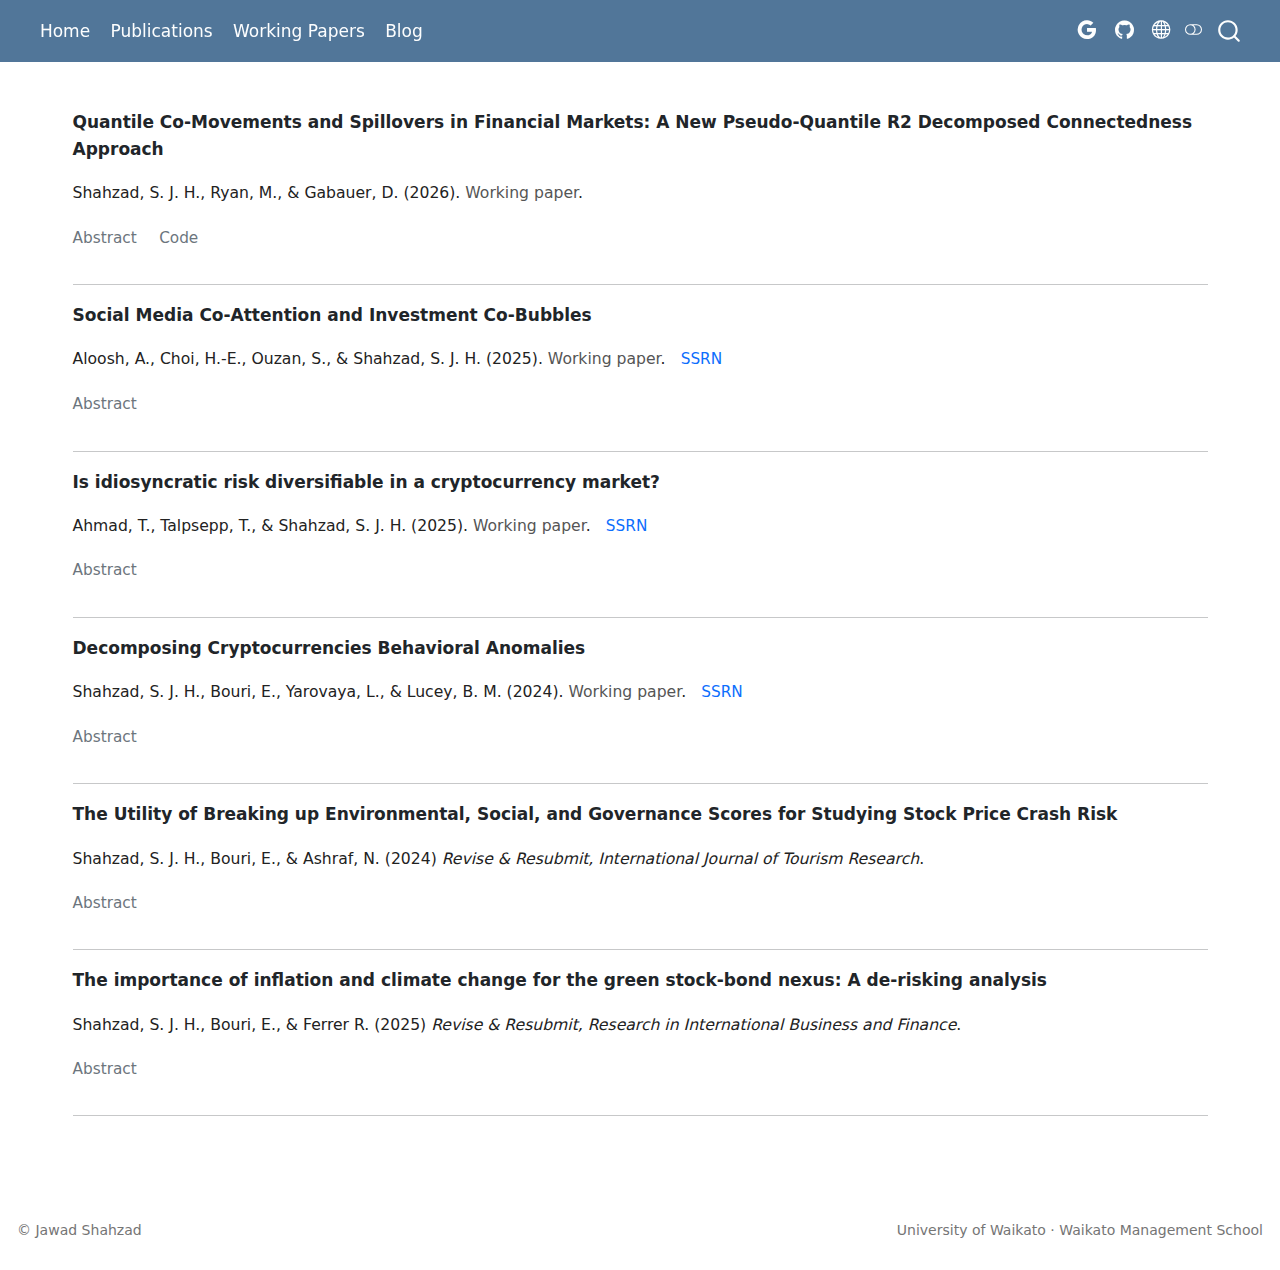
<file: working-papers.html>
<!DOCTYPE html>
<html xmlns="http://www.w3.org/1999/xhtml" lang="en" xml:lang="en"><head>

<meta charset="utf-8">
<meta name="generator" content="quarto-1.8.27">

<meta name="viewport" content="width=device-width, initial-scale=1.0, user-scalable=yes">


<title>working-papers</title>
<style>
code{white-space: pre-wrap;}
span.smallcaps{font-variant: small-caps;}
div.columns{display: flex; gap: min(4vw, 1.5em);}
div.column{flex: auto; overflow-x: auto;}
div.hanging-indent{margin-left: 1.5em; text-indent: -1.5em;}
ul.task-list{list-style: none;}
ul.task-list li input[type="checkbox"] {
  width: 0.8em;
  margin: 0 0.8em 0.2em -1em; /* quarto-specific, see https://github.com/quarto-dev/quarto-cli/issues/4556 */ 
  vertical-align: middle;
}
</style>


<script src="site_libs/quarto-nav/quarto-nav.js"></script>
<script src="site_libs/quarto-nav/headroom.min.js"></script>
<script src="site_libs/clipboard/clipboard.min.js"></script>
<script src="site_libs/quarto-search/autocomplete.umd.js"></script>
<script src="site_libs/quarto-search/fuse.min.js"></script>
<script src="site_libs/quarto-search/quarto-search.js"></script>
<meta name="quarto:offset" content="./">
<script src="site_libs/quarto-html/quarto.js" type="module"></script>
<script src="site_libs/quarto-html/tabsets/tabsets.js" type="module"></script>
<script src="site_libs/quarto-html/axe/axe-check.js" type="module"></script>
<script src="site_libs/quarto-html/popper.min.js"></script>
<script src="site_libs/quarto-html/tippy.umd.min.js"></script>
<script src="site_libs/quarto-html/anchor.min.js"></script>
<link href="site_libs/quarto-html/tippy.css" rel="stylesheet">
<link href="site_libs/quarto-html/quarto-syntax-highlighting-ed96de9b727972fe78a7b5d16c58bf87.css" rel="stylesheet" class="quarto-color-scheme" id="quarto-text-highlighting-styles">
<link href="site_libs/quarto-html/quarto-syntax-highlighting-dark-4d9afe2b8d18ee9fa5d0d57b5ed4214d.css" rel="stylesheet" class="quarto-color-scheme quarto-color-alternate" id="quarto-text-highlighting-styles">
<link href="site_libs/quarto-html/quarto-syntax-highlighting-ed96de9b727972fe78a7b5d16c58bf87.css" rel="stylesheet" class="quarto-color-scheme-extra" id="quarto-text-highlighting-styles">
<script src="site_libs/bootstrap/bootstrap.min.js"></script>
<link href="site_libs/bootstrap/bootstrap-icons.css" rel="stylesheet">
<link href="site_libs/bootstrap/bootstrap-1d4f84655f446305ac42a8f1abcf7405.min.css" rel="stylesheet" append-hash="true" class="quarto-color-scheme" id="quarto-bootstrap" data-mode="light">
<link href="site_libs/bootstrap/bootstrap-dark-24772959a0e306aba8d7698078628ce7.min.css" rel="stylesheet" append-hash="true" class="quarto-color-scheme quarto-color-alternate" id="quarto-bootstrap" data-mode="dark">
<link href="site_libs/bootstrap/bootstrap-1d4f84655f446305ac42a8f1abcf7405.min.css" rel="stylesheet" append-hash="true" class="quarto-color-scheme-extra" id="quarto-bootstrap" data-mode="light">
<script id="quarto-search-options" type="application/json">{
  "location": "navbar",
  "copy-button": false,
  "collapse-after": 3,
  "panel-placement": "end",
  "type": "overlay",
  "limit": 50,
  "keyboard-shortcut": [
    "f",
    "/",
    "s"
  ],
  "show-item-context": false,
  "language": {
    "search-no-results-text": "No results",
    "search-matching-documents-text": "matching documents",
    "search-copy-link-title": "Copy link to search",
    "search-hide-matches-text": "Hide additional matches",
    "search-more-match-text": "more match in this document",
    "search-more-matches-text": "more matches in this document",
    "search-clear-button-title": "Clear",
    "search-text-placeholder": "",
    "search-detached-cancel-button-title": "Cancel",
    "search-submit-button-title": "Submit",
    "search-label": "Search"
  }
}</script>


<link rel="stylesheet" href="styles.css">
</head>

<body class="nav-fixed quarto-light"><script id="quarto-html-before-body" type="application/javascript">
    const toggleBodyColorMode = (bsSheetEl) => {
      const mode = bsSheetEl.getAttribute("data-mode");
      const bodyEl = window.document.querySelector("body");
      if (mode === "dark") {
        bodyEl.classList.add("quarto-dark");
        bodyEl.classList.remove("quarto-light");
      } else {
        bodyEl.classList.add("quarto-light");
        bodyEl.classList.remove("quarto-dark");
      }
    }
    const toggleBodyColorPrimary = () => {
      const bsSheetEl = window.document.querySelector("link#quarto-bootstrap:not([rel=disabled-stylesheet])");
      if (bsSheetEl) {
        toggleBodyColorMode(bsSheetEl);
      }
    }
    const setColorSchemeToggle = (alternate) => {
      const toggles = window.document.querySelectorAll('.quarto-color-scheme-toggle');
      for (let i=0; i < toggles.length; i++) {
        const toggle = toggles[i];
        if (toggle) {
          if (alternate) {
            toggle.classList.add("alternate");
          } else {
            toggle.classList.remove("alternate");
          }
        }
      }
    };
    const toggleColorMode = (alternate) => {
      // Switch the stylesheets
      const primaryStylesheets = window.document.querySelectorAll('link.quarto-color-scheme:not(.quarto-color-alternate)');
      const alternateStylesheets = window.document.querySelectorAll('link.quarto-color-scheme.quarto-color-alternate');
      manageTransitions('#quarto-margin-sidebar .nav-link', false);
      if (alternate) {
        // note: dark is layered on light, we don't disable primary!
        enableStylesheet(alternateStylesheets);
        for (const sheetNode of alternateStylesheets) {
          if (sheetNode.id === "quarto-bootstrap") {
            toggleBodyColorMode(sheetNode);
          }
        }
      } else {
        disableStylesheet(alternateStylesheets);
        enableStylesheet(primaryStylesheets)
        toggleBodyColorPrimary();
      }
      manageTransitions('#quarto-margin-sidebar .nav-link', true);
      // Switch the toggles
      setColorSchemeToggle(alternate)
      // Hack to workaround the fact that safari doesn't
      // properly recolor the scrollbar when toggling (#1455)
      if (navigator.userAgent.indexOf('Safari') > 0 && navigator.userAgent.indexOf('Chrome') == -1) {
        manageTransitions("body", false);
        window.scrollTo(0, 1);
        setTimeout(() => {
          window.scrollTo(0, 0);
          manageTransitions("body", true);
        }, 40);
      }
    }
    const disableStylesheet = (stylesheets) => {
      for (let i=0; i < stylesheets.length; i++) {
        const stylesheet = stylesheets[i];
        stylesheet.rel = 'disabled-stylesheet';
      }
    }
    const enableStylesheet = (stylesheets) => {
      for (let i=0; i < stylesheets.length; i++) {
        const stylesheet = stylesheets[i];
        if(stylesheet.rel !== 'stylesheet') { // for Chrome, which will still FOUC without this check
          stylesheet.rel = 'stylesheet';
        }
      }
    }
    const manageTransitions = (selector, allowTransitions) => {
      const els = window.document.querySelectorAll(selector);
      for (let i=0; i < els.length; i++) {
        const el = els[i];
        if (allowTransitions) {
          el.classList.remove('notransition');
        } else {
          el.classList.add('notransition');
        }
      }
    }
    const isFileUrl = () => {
      return window.location.protocol === 'file:';
    }
    const hasAlternateSentinel = () => {
      let styleSentinel = getColorSchemeSentinel();
      if (styleSentinel !== null) {
        return styleSentinel === "alternate";
      } else {
        return false;
      }
    }
    const setStyleSentinel = (alternate) => {
      const value = alternate ? "alternate" : "default";
      if (!isFileUrl()) {
        window.localStorage.setItem("quarto-color-scheme", value);
      } else {
        localAlternateSentinel = value;
      }
    }
    const getColorSchemeSentinel = () => {
      if (!isFileUrl()) {
        const storageValue = window.localStorage.getItem("quarto-color-scheme");
        return storageValue != null ? storageValue : localAlternateSentinel;
      } else {
        return localAlternateSentinel;
      }
    }
    const toggleGiscusIfUsed = (isAlternate, darkModeDefault) => {
      const baseTheme = document.querySelector('#giscus-base-theme')?.value ?? 'light';
      const alternateTheme = document.querySelector('#giscus-alt-theme')?.value ?? 'dark';
      let newTheme = '';
      if(authorPrefersDark) {
        newTheme = isAlternate ? baseTheme : alternateTheme;
      } else {
        newTheme = isAlternate ? alternateTheme : baseTheme;
      }
      const changeGiscusTheme = () => {
        // From: https://github.com/giscus/giscus/issues/336
        const sendMessage = (message) => {
          const iframe = document.querySelector('iframe.giscus-frame');
          if (!iframe) return;
          iframe.contentWindow.postMessage({ giscus: message }, 'https://giscus.app');
        }
        sendMessage({
          setConfig: {
            theme: newTheme
          }
        });
      }
      const isGiscussLoaded = window.document.querySelector('iframe.giscus-frame') !== null;
      if (isGiscussLoaded) {
        changeGiscusTheme();
      }
    };
    const authorPrefersDark = false;
    const darkModeDefault = authorPrefersDark;
      document.querySelector('link#quarto-text-highlighting-styles.quarto-color-scheme-extra').rel = 'disabled-stylesheet';
      document.querySelector('link#quarto-bootstrap.quarto-color-scheme-extra').rel = 'disabled-stylesheet';
    let localAlternateSentinel = darkModeDefault ? 'alternate' : 'default';
    // Dark / light mode switch
    window.quartoToggleColorScheme = () => {
      // Read the current dark / light value
      let toAlternate = !hasAlternateSentinel();
      toggleColorMode(toAlternate);
      setStyleSentinel(toAlternate);
      toggleGiscusIfUsed(toAlternate, darkModeDefault);
      window.dispatchEvent(new Event('resize'));
    };
    // Switch to dark mode if need be
    if (hasAlternateSentinel()) {
      toggleColorMode(true);
    } else {
      toggleColorMode(false);
    }
  </script>

<div id="quarto-search-results"></div>
  <header id="quarto-header" class="headroom fixed-top">
    <nav class="navbar navbar-expand-lg " data-bs-theme="dark">
      <div class="navbar-container container-fluid">
            <div id="quarto-search" class="" title="Search"></div>
          <button class="navbar-toggler" type="button" data-bs-toggle="collapse" data-bs-target="#navbarCollapse" aria-controls="navbarCollapse" role="menu" aria-expanded="false" aria-label="Toggle navigation" onclick="if (window.quartoToggleHeadroom) { window.quartoToggleHeadroom(); }">
  <span class="navbar-toggler-icon"></span>
</button>
          <div class="collapse navbar-collapse" id="navbarCollapse">
            <ul class="navbar-nav navbar-nav-scroll me-auto">
  <li class="nav-item">
    <a class="nav-link" href="./index.html"> 
<span class="menu-text">Home</span></a>
  </li>  
  <li class="nav-item">
    <a class="nav-link" href="./publications.html"> 
<span class="menu-text">Publications</span></a>
  </li>  
  <li class="nav-item">
    <a class="nav-link active" href="./working-papers.html" aria-current="page"> 
<span class="menu-text">Working Papers</span></a>
  </li>  
  <li class="nav-item">
    <a class="nav-link" href="./blog.html"> 
<span class="menu-text">Blog</span></a>
  </li>  
</ul>
            <ul class="navbar-nav navbar-nav-scroll ms-auto">
  <li class="nav-item compact">
    <a class="nav-link" href="https://scholar.google.com/citations?user=vhD9_FsAAAAJ&amp;hl=en"> <i class="bi bi-google" role="img">
</i> 
<span class="menu-text"></span></a>
  </li>  
  <li class="nav-item compact">
    <a class="nav-link" href="https://github.com/syedjawadshahzad"> <i class="bi bi-github" role="img">
</i> 
<span class="menu-text"></span></a>
  </li>  
  <li class="nav-item compact">
    <a class="nav-link" href="https://profiles.waikato.ac.nz/jawad.shahzad"> <i class="bi bi-globe" role="img">
</i> 
<span class="menu-text"></span></a>
  </li>  
</ul>
          </div> <!-- /navcollapse -->
            <div class="quarto-navbar-tools">
  <a href="" class="quarto-color-scheme-toggle quarto-navigation-tool  px-1" onclick="window.quartoToggleColorScheme(); return false;" title="Toggle dark mode"><i class="bi"></i></a>
</div>
      </div> <!-- /container-fluid -->
    </nav>
</header>
<!-- content -->
<div id="quarto-content" class="quarto-container page-columns page-rows-contents page-layout-full page-navbar">
<!-- sidebar -->
<!-- margin-sidebar -->
    
<!-- main -->
<main class="content column-page" id="quarto-document-content"><header id="title-block-header" class="quarto-title-block"></header>





<div class="wp-cite">
<div class="wp-title">
<p>Quantile Co-Movements and Spillovers in Financial Markets: A New Pseudo-Quantile R2 Decomposed Connectedness Approach</p>
</div>
<div class="wp-citation">
<p>Shahzad, S. J. H., Ryan, M., &amp; Gabauer, D. (2026). <span class="wp-type">Working paper</span>.</p>
</div>
<details class="wp-abstract">
<summary>
Abstract
</summary>
<p>
This study presents novel measures of financial connectedness that allow researchers to quantify relationships between markets across the entire return distribution. Specifically, we introduce a pseudo-quantile R2 decomposed connectedness approach that enables the measurement of contemporaneous and lagged interdependencies at any chosen quantile level. We provide evidence showing that our measures avoid overestimating tail connectedness, in contrast to existing quantile-based connectedness measures.
</p>
</details>
<details class="wp-code">
<summary>
Code
</summary>
<p>
<a href="https://github.com/YOUR_USERNAME/YOUR_REPO">GitHub Repository</a>
</p>
</details>
</div>
<hr>
<div class="wp-cite">
<div class="wp-title">
<p>Social Media Co-Attention and Investment Co-Bubbles</p>
</div>
<div class="wp-citation">
<p>Aloosh, A., Choi, H.-E., Ouzan, S., &amp; Shahzad, S. J. H. (2025). <span class="wp-type">Working paper</span>. <span class="wp-links"> <a href="https://ssrn.com/abstract=5436076">SSRN</a> </span></p>
</div>
<details class="wp-abstract">
<summary>
Abstract
</summary>
<p>
This paper investigates retail investor co-attention and price co-explosivity across equity and cryptocurrency markets. Using hourly data from 2023 to 2024, we find that NVIDIA, Bitcoin, and Ethereum, experienced simultaneous episodes of price co-explosivity and retail attention spikes on social media platforms such as Reddit’s WallStreetBets. These findings indicate that price co-bubbles across markets are not isolated anomalies but recurring patterns driven by retail behavior shaped and amplified on social media. The study also distinguishes between asset price co-bubbles and market connectedness, suggesting that they reflect different forms of price interdependence.
</p>
</details>
</div>
<hr>
<div class="wp-cite">
<div class="wp-title">
<p>Is idiosyncratic risk diversifiable in a cryptocurrency market?</p>
</div>
<div class="wp-citation">
<p>Ahmad, T., Talpsepp, T., &amp; Shahzad, S. J. H. (2025). <span class="wp-type">Working paper</span>. <span class="wp-links"> <a href="https://ssrn.com/abstract=6110597">SSRN</a> </span></p>
</div>
<details class="wp-abstract">
<summary>
Abstract
</summary>
<p>
We examine whether the idiosyncratic volatility (IVOL) premium in the cryptocurrency market is indeed idiosyncratic risk or actually a missing systematic risk factor. We calculate IVOL from a three-factor crypto-pricing model using a sample of over 2000 cryptocurrencies. Contrary to our expectations, our results show a positive IVOL premium in micro-cap cryptos but a negative IVOL premium in non-micro cryptos. The IVOL premium diminishes as we increase the level of diversification in the portfolio, suggesting that it does not represent a missing systematic risk factor. Furthermore, we find that the downside component of IVOL is priced more strongly in the smaller coins, and the good minus bad premium diminishes as we increase the diversification. Our findings highlight that IVOL in the crypto market is rewarded but is diversifiable, which has clear implications for volatility-based trading strategies.
</p>
</details>
</div>
<hr>
<div class="wp-cite">
<div class="wp-title">
<p>Decomposing Cryptocurrencies Behavioral Anomalies</p>
</div>
<div class="wp-citation">
<p>Shahzad, S. J. H., Bouri, E., Yarovaya, L., &amp; Lucey, B. M. (2024). <span class="wp-type">Working paper</span>. <span class="wp-links"> <a href="https://ssrn.com/abstract=4834772">SSRN</a> </span></p>
</div>
<details class="wp-abstract">
<summary>
Abstract
</summary>
<p>
This paper decomposes the mutual influence of behavioral anomalies in cryptocurrencies pricing. The reversal, recency bias, salience theory, lottery, and anchoring anomalies have a profound economic effect on cryptocurrency returns, which is not subsumed by cryptocurrency specific characteristics. The multivariate anomaly decomposition indicates that salience theory and lottery preferences are omnipresent, whereas recency bias is a standalone phenomenon. The significant interaction and explanation among behavioral anomalies intensify under higher cryptocurrency policy uncertainty and equity market volatility. The commonality among the behavioral anomalies reflects the speculative nature of cryptocurrencies. Thus, caution is necessary when considering behavioral anomalies as pricing factors.
</p>
</details>
</div>
<hr>
<div class="wp-cite">
<div class="wp-title">
<p>The Utility of Breaking up Environmental, Social, and Governance Scores for Studying Stock Price Crash Risk</p>
</div>
<div class="wp-citation">
<p>Shahzad, S. J. H., Bouri, E., &amp; Ashraf, N. (2024) <em>Revise &amp; Resubmit, International Journal of Tourism Research</em>. <span class="wp-type"></span></p>
</div>
<details class="wp-abstract">
<summary>
Abstract
</summary>
<p>
This paper examines the crash risk of US travel and leisure firms around the pandemic period, accounting for environmental, social, and governance (ESG) performance. The main results show that, during the pandemic period, US travel and leisure firms with low ESG scores are more exposed to stock price crash risk than US non-travel and leisure firms. The environmental and governance performance of firms provides a cushion or insurance-like protection against crash risk when faced with extreme shocks such as the pandemic. Breaking up the ESG score to give a more in-depth analysis indicates that low environmental but high social performance increases the crash risk of travel and leisure firms. Therefore, the impact of each component of the ESG score should be analysed separately; otherwise, the aggregate ESG impact on stock price crash risk may yield misleading results because environmental and social performance may compete for resources and risk management strategies.
</p>
</details>
</div>
<hr>
<div class="wp-cite">
<div class="wp-title">
<p>The importance of inflation and climate change for the green stock-bond nexus: A de-risking analysis</p>
</div>
<div class="wp-citation">
<p>Shahzad, S. J. H., Bouri, E., &amp; Ferrer R. (2025) <em>Revise &amp; Resubmit, Research in International Business and Finance</em>. <span class="wp-type"> </span></p>
</div>
<details class="wp-abstract">
<summary>
Abstract
</summary>
<p>
This study examines how inflation expectations and climate change concerns influence the U.S. green stock-bond nexus compared to the traditional nexus, with a focus on the risk-mitigation role of green bonds in portfolios that combine clean energy stocks and green debt. We first employ C-vine copulas to model the dependence structure between clean energy stocks and green bonds, explicitly conditioning on inflation expectations and climate change concerns to isolate their individual effects. We then quantify the de-risking capacity of green bonds under diverse macroeconomic and environmental conditions using a measure based on expected shortfall differences. To provide comparative insight, we assess the risk-reduction properties of U.S. conventional bonds in traditional stock-bond portfolios, highlighting differences between green and conventional market segments. Our empirical findings reveal that green bonds provided significant de-risking benefits for clean energy stocks until late 2021, especially during the early stages of the COVID-19 pandemic. This benefit declined sharply with the onset of the Russia-Ukraine conflict, due to rising inflationary pressures and increased geopolitical tensions. These results underscore the conditional and context-dependent nature of green bonds’ defensive attributes, which are effective under normal market conditions but falter during severe macroeconomic and geopolitical turmoil. Climate change concerns do not materially influence the de-risking properties of conventional bonds, suggesting that climate-related risks have limited impact on the co-movement between U.S. conventional equity and bond markets.
</p>
</details>
</div>
<hr>



</main> <!-- /main -->
<script id="quarto-html-after-body" type="application/javascript">
  window.document.addEventListener("DOMContentLoaded", function (event) {
    // Ensure there is a toggle, if there isn't float one in the top right
    if (window.document.querySelector('.quarto-color-scheme-toggle') === null) {
      const a = window.document.createElement('a');
      a.classList.add('top-right');
      a.classList.add('quarto-color-scheme-toggle');
      a.href = "";
      a.onclick = function() { try { window.quartoToggleColorScheme(); } catch {} return false; };
      const i = window.document.createElement("i");
      i.classList.add('bi');
      a.appendChild(i);
      window.document.body.appendChild(a);
    }
    setColorSchemeToggle(hasAlternateSentinel())
    const icon = "";
    const anchorJS = new window.AnchorJS();
    anchorJS.options = {
      placement: 'right',
      icon: icon
    };
    anchorJS.add('.anchored');
    const isCodeAnnotation = (el) => {
      for (const clz of el.classList) {
        if (clz.startsWith('code-annotation-')) {                     
          return true;
        }
      }
      return false;
    }
    const onCopySuccess = function(e) {
      // button target
      const button = e.trigger;
      // don't keep focus
      button.blur();
      // flash "checked"
      button.classList.add('code-copy-button-checked');
      var currentTitle = button.getAttribute("title");
      button.setAttribute("title", "Copied!");
      let tooltip;
      if (window.bootstrap) {
        button.setAttribute("data-bs-toggle", "tooltip");
        button.setAttribute("data-bs-placement", "left");
        button.setAttribute("data-bs-title", "Copied!");
        tooltip = new bootstrap.Tooltip(button, 
          { trigger: "manual", 
            customClass: "code-copy-button-tooltip",
            offset: [0, -8]});
        tooltip.show();    
      }
      setTimeout(function() {
        if (tooltip) {
          tooltip.hide();
          button.removeAttribute("data-bs-title");
          button.removeAttribute("data-bs-toggle");
          button.removeAttribute("data-bs-placement");
        }
        button.setAttribute("title", currentTitle);
        button.classList.remove('code-copy-button-checked');
      }, 1000);
      // clear code selection
      e.clearSelection();
    }
    const getTextToCopy = function(trigger) {
      const outerScaffold = trigger.parentElement.cloneNode(true);
      const codeEl = outerScaffold.querySelector('code');
      for (const childEl of codeEl.children) {
        if (isCodeAnnotation(childEl)) {
          childEl.remove();
        }
      }
      return codeEl.innerText;
    }
    const clipboard = new window.ClipboardJS('.code-copy-button:not([data-in-quarto-modal])', {
      text: getTextToCopy
    });
    clipboard.on('success', onCopySuccess);
    if (window.document.getElementById('quarto-embedded-source-code-modal')) {
      const clipboardModal = new window.ClipboardJS('.code-copy-button[data-in-quarto-modal]', {
        text: getTextToCopy,
        container: window.document.getElementById('quarto-embedded-source-code-modal')
      });
      clipboardModal.on('success', onCopySuccess);
    }
      var localhostRegex = new RegExp(/^(?:http|https):\/\/localhost\:?[0-9]*\//);
      var mailtoRegex = new RegExp(/^mailto:/);
        var filterRegex = new RegExp('/' + window.location.host + '/');
      var isInternal = (href) => {
          return filterRegex.test(href) || localhostRegex.test(href) || mailtoRegex.test(href);
      }
      // Inspect non-navigation links and adorn them if external
     var links = window.document.querySelectorAll('a[href]:not(.nav-link):not(.navbar-brand):not(.toc-action):not(.sidebar-link):not(.sidebar-item-toggle):not(.pagination-link):not(.no-external):not([aria-hidden]):not(.dropdown-item):not(.quarto-navigation-tool):not(.about-link)');
      for (var i=0; i<links.length; i++) {
        const link = links[i];
        if (!isInternal(link.href)) {
          // undo the damage that might have been done by quarto-nav.js in the case of
          // links that we want to consider external
          if (link.dataset.originalHref !== undefined) {
            link.href = link.dataset.originalHref;
          }
        }
      }
    function tippyHover(el, contentFn, onTriggerFn, onUntriggerFn) {
      const config = {
        allowHTML: true,
        maxWidth: 500,
        delay: 100,
        arrow: false,
        appendTo: function(el) {
            return el.parentElement;
        },
        interactive: true,
        interactiveBorder: 10,
        theme: 'quarto',
        placement: 'bottom-start',
      };
      if (contentFn) {
        config.content = contentFn;
      }
      if (onTriggerFn) {
        config.onTrigger = onTriggerFn;
      }
      if (onUntriggerFn) {
        config.onUntrigger = onUntriggerFn;
      }
      window.tippy(el, config); 
    }
    const noterefs = window.document.querySelectorAll('a[role="doc-noteref"]');
    for (var i=0; i<noterefs.length; i++) {
      const ref = noterefs[i];
      tippyHover(ref, function() {
        // use id or data attribute instead here
        let href = ref.getAttribute('data-footnote-href') || ref.getAttribute('href');
        try { href = new URL(href).hash; } catch {}
        const id = href.replace(/^#\/?/, "");
        const note = window.document.getElementById(id);
        if (note) {
          return note.innerHTML;
        } else {
          return "";
        }
      });
    }
    const xrefs = window.document.querySelectorAll('a.quarto-xref');
    const processXRef = (id, note) => {
      // Strip column container classes
      const stripColumnClz = (el) => {
        el.classList.remove("page-full", "page-columns");
        if (el.children) {
          for (const child of el.children) {
            stripColumnClz(child);
          }
        }
      }
      stripColumnClz(note)
      if (id === null || id.startsWith('sec-')) {
        // Special case sections, only their first couple elements
        const container = document.createElement("div");
        if (note.children && note.children.length > 2) {
          container.appendChild(note.children[0].cloneNode(true));
          for (let i = 1; i < note.children.length; i++) {
            const child = note.children[i];
            if (child.tagName === "P" && child.innerText === "") {
              continue;
            } else {
              container.appendChild(child.cloneNode(true));
              break;
            }
          }
          if (window.Quarto?.typesetMath) {
            window.Quarto.typesetMath(container);
          }
          return container.innerHTML
        } else {
          if (window.Quarto?.typesetMath) {
            window.Quarto.typesetMath(note);
          }
          return note.innerHTML;
        }
      } else {
        // Remove any anchor links if they are present
        const anchorLink = note.querySelector('a.anchorjs-link');
        if (anchorLink) {
          anchorLink.remove();
        }
        if (window.Quarto?.typesetMath) {
          window.Quarto.typesetMath(note);
        }
        if (note.classList.contains("callout")) {
          return note.outerHTML;
        } else {
          return note.innerHTML;
        }
      }
    }
    for (var i=0; i<xrefs.length; i++) {
      const xref = xrefs[i];
      tippyHover(xref, undefined, function(instance) {
        instance.disable();
        let url = xref.getAttribute('href');
        let hash = undefined; 
        if (url.startsWith('#')) {
          hash = url;
        } else {
          try { hash = new URL(url).hash; } catch {}
        }
        if (hash) {
          const id = hash.replace(/^#\/?/, "");
          const note = window.document.getElementById(id);
          if (note !== null) {
            try {
              const html = processXRef(id, note.cloneNode(true));
              instance.setContent(html);
            } finally {
              instance.enable();
              instance.show();
            }
          } else {
            // See if we can fetch this
            fetch(url.split('#')[0])
            .then(res => res.text())
            .then(html => {
              const parser = new DOMParser();
              const htmlDoc = parser.parseFromString(html, "text/html");
              const note = htmlDoc.getElementById(id);
              if (note !== null) {
                const html = processXRef(id, note);
                instance.setContent(html);
              } 
            }).finally(() => {
              instance.enable();
              instance.show();
            });
          }
        } else {
          // See if we can fetch a full url (with no hash to target)
          // This is a special case and we should probably do some content thinning / targeting
          fetch(url)
          .then(res => res.text())
          .then(html => {
            const parser = new DOMParser();
            const htmlDoc = parser.parseFromString(html, "text/html");
            const note = htmlDoc.querySelector('main.content');
            if (note !== null) {
              // This should only happen for chapter cross references
              // (since there is no id in the URL)
              // remove the first header
              if (note.children.length > 0 && note.children[0].tagName === "HEADER") {
                note.children[0].remove();
              }
              const html = processXRef(null, note);
              instance.setContent(html);
            } 
          }).finally(() => {
            instance.enable();
            instance.show();
          });
        }
      }, function(instance) {
      });
    }
        let selectedAnnoteEl;
        const selectorForAnnotation = ( cell, annotation) => {
          let cellAttr = 'data-code-cell="' + cell + '"';
          let lineAttr = 'data-code-annotation="' +  annotation + '"';
          const selector = 'span[' + cellAttr + '][' + lineAttr + ']';
          return selector;
        }
        const selectCodeLines = (annoteEl) => {
          const doc = window.document;
          const targetCell = annoteEl.getAttribute("data-target-cell");
          const targetAnnotation = annoteEl.getAttribute("data-target-annotation");
          const annoteSpan = window.document.querySelector(selectorForAnnotation(targetCell, targetAnnotation));
          const lines = annoteSpan.getAttribute("data-code-lines").split(",");
          const lineIds = lines.map((line) => {
            return targetCell + "-" + line;
          })
          let top = null;
          let height = null;
          let parent = null;
          if (lineIds.length > 0) {
              //compute the position of the single el (top and bottom and make a div)
              const el = window.document.getElementById(lineIds[0]);
              top = el.offsetTop;
              height = el.offsetHeight;
              parent = el.parentElement.parentElement;
            if (lineIds.length > 1) {
              const lastEl = window.document.getElementById(lineIds[lineIds.length - 1]);
              const bottom = lastEl.offsetTop + lastEl.offsetHeight;
              height = bottom - top;
            }
            if (top !== null && height !== null && parent !== null) {
              // cook up a div (if necessary) and position it 
              let div = window.document.getElementById("code-annotation-line-highlight");
              if (div === null) {
                div = window.document.createElement("div");
                div.setAttribute("id", "code-annotation-line-highlight");
                div.style.position = 'absolute';
                parent.appendChild(div);
              }
              div.style.top = top - 2 + "px";
              div.style.height = height + 4 + "px";
              div.style.left = 0;
              let gutterDiv = window.document.getElementById("code-annotation-line-highlight-gutter");
              if (gutterDiv === null) {
                gutterDiv = window.document.createElement("div");
                gutterDiv.setAttribute("id", "code-annotation-line-highlight-gutter");
                gutterDiv.style.position = 'absolute';
                const codeCell = window.document.getElementById(targetCell);
                const gutter = codeCell.querySelector('.code-annotation-gutter');
                gutter.appendChild(gutterDiv);
              }
              gutterDiv.style.top = top - 2 + "px";
              gutterDiv.style.height = height + 4 + "px";
            }
            selectedAnnoteEl = annoteEl;
          }
        };
        const unselectCodeLines = () => {
          const elementsIds = ["code-annotation-line-highlight", "code-annotation-line-highlight-gutter"];
          elementsIds.forEach((elId) => {
            const div = window.document.getElementById(elId);
            if (div) {
              div.remove();
            }
          });
          selectedAnnoteEl = undefined;
        };
          // Handle positioning of the toggle
      window.addEventListener(
        "resize",
        throttle(() => {
          elRect = undefined;
          if (selectedAnnoteEl) {
            selectCodeLines(selectedAnnoteEl);
          }
        }, 10)
      );
      function throttle(fn, ms) {
      let throttle = false;
      let timer;
        return (...args) => {
          if(!throttle) { // first call gets through
              fn.apply(this, args);
              throttle = true;
          } else { // all the others get throttled
              if(timer) clearTimeout(timer); // cancel #2
              timer = setTimeout(() => {
                fn.apply(this, args);
                timer = throttle = false;
              }, ms);
          }
        };
      }
        // Attach click handler to the DT
        const annoteDls = window.document.querySelectorAll('dt[data-target-cell]');
        for (const annoteDlNode of annoteDls) {
          annoteDlNode.addEventListener('click', (event) => {
            const clickedEl = event.target;
            if (clickedEl !== selectedAnnoteEl) {
              unselectCodeLines();
              const activeEl = window.document.querySelector('dt[data-target-cell].code-annotation-active');
              if (activeEl) {
                activeEl.classList.remove('code-annotation-active');
              }
              selectCodeLines(clickedEl);
              clickedEl.classList.add('code-annotation-active');
            } else {
              // Unselect the line
              unselectCodeLines();
              clickedEl.classList.remove('code-annotation-active');
            }
          });
        }
    const findCites = (el) => {
      const parentEl = el.parentElement;
      if (parentEl) {
        const cites = parentEl.dataset.cites;
        if (cites) {
          return {
            el,
            cites: cites.split(' ')
          };
        } else {
          return findCites(el.parentElement)
        }
      } else {
        return undefined;
      }
    };
    var bibliorefs = window.document.querySelectorAll('a[role="doc-biblioref"]');
    for (var i=0; i<bibliorefs.length; i++) {
      const ref = bibliorefs[i];
      const citeInfo = findCites(ref);
      if (citeInfo) {
        tippyHover(citeInfo.el, function() {
          var popup = window.document.createElement('div');
          citeInfo.cites.forEach(function(cite) {
            var citeDiv = window.document.createElement('div');
            citeDiv.classList.add('hanging-indent');
            citeDiv.classList.add('csl-entry');
            var biblioDiv = window.document.getElementById('ref-' + cite);
            if (biblioDiv) {
              citeDiv.innerHTML = biblioDiv.innerHTML;
            }
            popup.appendChild(citeDiv);
          });
          return popup.innerHTML;
        });
      }
    }
  });
  </script>
</div> <!-- /content -->
<footer class="footer">
  <div class="nav-footer">
    <div class="nav-footer-left">
<p>© Jawad Shahzad</p>
</div>   
    <div class="nav-footer-center">
      &nbsp;
    </div>
    <div class="nav-footer-right">
<p>University of Waikato · Waikato Management School</p>
</div>
  </div>
</footer>




</body></html>
</file>
<file: site_libs/quarto-html/tippy.css>
.tippy-box[data-animation=fade][data-state=hidden]{opacity:0}[data-tippy-root]{max-width:calc(100vw - 10px)}.tippy-box{position:relative;background-color:#333;color:#fff;border-radius:4px;font-size:14px;line-height:1.4;white-space:normal;outline:0;transition-property:transform,visibility,opacity}.tippy-box[data-placement^=top]>.tippy-arrow{bottom:0}.tippy-box[data-placement^=top]>.tippy-arrow:before{bottom:-7px;left:0;border-width:8px 8px 0;border-top-color:initial;transform-origin:center top}.tippy-box[data-placement^=bottom]>.tippy-arrow{top:0}.tippy-box[data-placement^=bottom]>.tippy-arrow:before{top:-7px;left:0;border-width:0 8px 8px;border-bottom-color:initial;transform-origin:center bottom}.tippy-box[data-placement^=left]>.tippy-arrow{right:0}.tippy-box[data-placement^=left]>.tippy-arrow:before{border-width:8px 0 8px 8px;border-left-color:initial;right:-7px;transform-origin:center left}.tippy-box[data-placement^=right]>.tippy-arrow{left:0}.tippy-box[data-placement^=right]>.tippy-arrow:before{left:-7px;border-width:8px 8px 8px 0;border-right-color:initial;transform-origin:center right}.tippy-box[data-inertia][data-state=visible]{transition-timing-function:cubic-bezier(.54,1.5,.38,1.11)}.tippy-arrow{width:16px;height:16px;color:#333}.tippy-arrow:before{content:"";position:absolute;border-color:transparent;border-style:solid}.tippy-content{position:relative;padding:5px 9px;z-index:1}
</file>
<file: site_libs/quarto-html/quarto-syntax-highlighting-ed96de9b727972fe78a7b5d16c58bf87.css>
/* quarto syntax highlight colors */
:root {
  --quarto-hl-ot-color: #003B4F;
  --quarto-hl-at-color: #657422;
  --quarto-hl-ss-color: #20794D;
  --quarto-hl-an-color: #5E5E5E;
  --quarto-hl-fu-color: #4758AB;
  --quarto-hl-st-color: #20794D;
  --quarto-hl-cf-color: #003B4F;
  --quarto-hl-op-color: #5E5E5E;
  --quarto-hl-er-color: #AD0000;
  --quarto-hl-bn-color: #AD0000;
  --quarto-hl-al-color: #AD0000;
  --quarto-hl-va-color: #111111;
  --quarto-hl-bu-color: inherit;
  --quarto-hl-ex-color: inherit;
  --quarto-hl-pp-color: #AD0000;
  --quarto-hl-in-color: #5E5E5E;
  --quarto-hl-vs-color: #20794D;
  --quarto-hl-wa-color: #5E5E5E;
  --quarto-hl-do-color: #5E5E5E;
  --quarto-hl-im-color: #00769E;
  --quarto-hl-ch-color: #20794D;
  --quarto-hl-dt-color: #AD0000;
  --quarto-hl-fl-color: #AD0000;
  --quarto-hl-co-color: #5E5E5E;
  --quarto-hl-cv-color: #5E5E5E;
  --quarto-hl-cn-color: #8f5902;
  --quarto-hl-sc-color: #5E5E5E;
  --quarto-hl-dv-color: #AD0000;
  --quarto-hl-kw-color: #003B4F;
}

/* other quarto variables */
:root {
  --quarto-font-monospace: SFMono-Regular, Menlo, Monaco, Consolas, "Liberation Mono", "Courier New", monospace;
}

/* syntax highlight based on Pandoc's rules */
pre > code.sourceCode > span {
  color: #003B4F;
}

code.sourceCode > span {
  color: #003B4F;
}

div.sourceCode,
div.sourceCode pre.sourceCode {
  color: #003B4F;
}

/* Normal */
code span {
  color: #003B4F;
}

/* Alert */
code span.al {
  color: #AD0000;
  font-style: inherit;
}

/* Annotation */
code span.an {
  color: #5E5E5E;
  font-style: inherit;
}

/* Attribute */
code span.at {
  color: #657422;
  font-style: inherit;
}

/* BaseN */
code span.bn {
  color: #AD0000;
  font-style: inherit;
}

/* BuiltIn */
code span.bu {
  font-style: inherit;
}

/* ControlFlow */
code span.cf {
  color: #003B4F;
  font-weight: bold;
  font-style: inherit;
}

/* Char */
code span.ch {
  color: #20794D;
  font-style: inherit;
}

/* Constant */
code span.cn {
  color: #8f5902;
  font-style: inherit;
}

/* Comment */
code span.co {
  color: #5E5E5E;
  font-style: inherit;
}

/* CommentVar */
code span.cv {
  color: #5E5E5E;
  font-style: italic;
}

/* Documentation */
code span.do {
  color: #5E5E5E;
  font-style: italic;
}

/* DataType */
code span.dt {
  color: #AD0000;
  font-style: inherit;
}

/* DecVal */
code span.dv {
  color: #AD0000;
  font-style: inherit;
}

/* Error */
code span.er {
  color: #AD0000;
  font-style: inherit;
}

/* Extension */
code span.ex {
  font-style: inherit;
}

/* Float */
code span.fl {
  color: #AD0000;
  font-style: inherit;
}

/* Function */
code span.fu {
  color: #4758AB;
  font-style: inherit;
}

/* Import */
code span.im {
  color: #00769E;
  font-style: inherit;
}

/* Information */
code span.in {
  color: #5E5E5E;
  font-style: inherit;
}

/* Keyword */
code span.kw {
  color: #003B4F;
  font-weight: bold;
  font-style: inherit;
}

/* Operator */
code span.op {
  color: #5E5E5E;
  font-style: inherit;
}

/* Other */
code span.ot {
  color: #003B4F;
  font-style: inherit;
}

/* Preprocessor */
code span.pp {
  color: #AD0000;
  font-style: inherit;
}

/* SpecialChar */
code span.sc {
  color: #5E5E5E;
  font-style: inherit;
}

/* SpecialString */
code span.ss {
  color: #20794D;
  font-style: inherit;
}

/* String */
code span.st {
  color: #20794D;
  font-style: inherit;
}

/* Variable */
code span.va {
  color: #111111;
  font-style: inherit;
}

/* VerbatimString */
code span.vs {
  color: #20794D;
  font-style: inherit;
}

/* Warning */
code span.wa {
  color: #5E5E5E;
  font-style: italic;
}

.prevent-inlining {
  content: "</";
}

/*# sourceMappingURL=0920dd6d7437995b8cdf7429764427b1.css.map */
</file>
<file: site_libs/quarto-html/quarto-syntax-highlighting-dark-4d9afe2b8d18ee9fa5d0d57b5ed4214d.css>
/* quarto syntax highlight colors */
:root {
  --quarto-hl-al-color: #f07178;
  --quarto-hl-an-color: #d4d0ab;
  --quarto-hl-at-color: #00e0e0;
  --quarto-hl-bn-color: #d4d0ab;
  --quarto-hl-bu-color: #abe338;
  --quarto-hl-ch-color: #abe338;
  --quarto-hl-co-color: #f8f8f2;
  --quarto-hl-cv-color: #ffd700;
  --quarto-hl-cn-color: #ffd700;
  --quarto-hl-cf-color: #ffa07a;
  --quarto-hl-dt-color: #ffa07a;
  --quarto-hl-dv-color: #d4d0ab;
  --quarto-hl-do-color: #f8f8f2;
  --quarto-hl-er-color: #f07178;
  --quarto-hl-ex-color: #00e0e0;
  --quarto-hl-fl-color: #d4d0ab;
  --quarto-hl-fu-color: #ffa07a;
  --quarto-hl-im-color: #abe338;
  --quarto-hl-in-color: #d4d0ab;
  --quarto-hl-kw-color: #ffa07a;
  --quarto-hl-op-color: #ffa07a;
  --quarto-hl-ot-color: #00e0e0;
  --quarto-hl-pp-color: #dcc6e0;
  --quarto-hl-re-color: #00e0e0;
  --quarto-hl-sc-color: #abe338;
  --quarto-hl-ss-color: #abe338;
  --quarto-hl-st-color: #abe338;
  --quarto-hl-va-color: #00e0e0;
  --quarto-hl-vs-color: #abe338;
  --quarto-hl-wa-color: #dcc6e0;
}

/* other quarto variables */
:root {
  --quarto-font-monospace: SFMono-Regular, Menlo, Monaco, Consolas, "Liberation Mono", "Courier New", monospace;
}

/* syntax highlight based on Pandoc's rules */
pre > code.sourceCode > span {
  color: #f8f8f2;
}

code.sourceCode > span {
  color: #f8f8f2;
}

div.sourceCode,
div.sourceCode pre.sourceCode {
  color: #f8f8f2;
}

/* Normal */
code span {
  color: #f8f8f2;
}

/* Alert */
code span.al {
  color: #f07178;
}

/* Annotation */
code span.an {
  color: #d4d0ab;
}

/* Attribute */
code span.at {
  color: #00e0e0;
}

/* BaseN */
code span.bn {
  color: #d4d0ab;
}

/* BuiltIn */
code span.bu {
  color: #abe338;
}

/* ControlFlow */
code span.cf {
  font-weight: bold;
  color: #ffa07a;
}

/* Char */
code span.ch {
  color: #abe338;
}

/* Constant */
code span.cn {
  color: #ffd700;
}

/* Comment */
code span.co {
  font-style: italic;
  color: #f8f8f2;
}

/* CommentVar */
code span.cv {
  color: #ffd700;
}

/* Documentation */
code span.do {
  color: #f8f8f2;
}

/* DataType */
code span.dt {
  color: #ffa07a;
}

/* DecVal */
code span.dv {
  color: #d4d0ab;
}

/* Error */
code span.er {
  color: #f07178;
  text-decoration: underline;
}

/* Extension */
code span.ex {
  font-weight: bold;
  color: #00e0e0;
}

/* Float */
code span.fl {
  color: #d4d0ab;
}

/* Function */
code span.fu {
  color: #ffa07a;
}

/* Import */
code span.im {
  color: #abe338;
}

/* Information */
code span.in {
  color: #d4d0ab;
}

/* Keyword */
code span.kw {
  font-weight: bold;
  color: #ffa07a;
}

/* Operator */
code span.op {
  color: #ffa07a;
}

/* Other */
code span.ot {
  color: #00e0e0;
}

/* Preprocessor */
code span.pp {
  color: #dcc6e0;
}

/* RegionMarker */
code span.re {
  background-color: #f8f8f2;
  color: #00e0e0;
}

/* SpecialChar */
code span.sc {
  color: #abe338;
}

/* SpecialString */
code span.ss {
  color: #abe338;
}

/* String */
code span.st {
  color: #abe338;
}

/* Variable */
code span.va {
  color: #00e0e0;
}

/* VerbatimString */
code span.vs {
  color: #abe338;
}

/* Warning */
code span.wa {
  color: #dcc6e0;
}

.prevent-inlining {
  content: "</";
}

/*# sourceMappingURL=86edf53ecdff796acf02dbceed379426.css.map */
</file>
<file: styles.css>
/* css styles */
h1 { margin-bottom: 0.2rem; }
p { line-height: 1.6; }

.callout-note {
  border-radius: 14px;
}

a { text-decoration: none; }
a:hover { text-decoration: underline; }


.wp-cite {
  max-width: 100%;
}

.wp-title {
  font-size: 1rem;
  font-weight: 600;
  line-height: 1.35;
  margin-bottom: 0.15rem;
}

.wp-citation {
  font-size: 0.92rem;
  color: #222;
  line-height: 1.45;
}

.wp-type {
  color: #555;
}

.wp-links a {
  margin-left: 0.6rem;
  font-size: 0.9rem;
  text-decoration: none;
}

.wp-abstract summary,
.wp-code summary {
  margin-top: 0.25rem;
  font-size: 0.9rem;
  cursor: pointer;
  display: inline-block;
}

.wp-abstract,
.wp-code {
  display: inline-block;
  margin-right: 1rem;
}

.wp-abstract p,
.wp-code p {
  margin-top: 0.4rem;
  font-size: 0.92rem;
  color: #333;
  line-height: 1.5;
}

.wp-code a {
  color: #0066cc;
  text-decoration: none;
}

.wp-code a:hover {
  text-decoration: underline;
}

/* References section */
#refs {
  font-size: 1.0em;  /* Options: 0.75em (very small), 0.85em (small), 0.9em (slightly small), 1em (normal) */
}

#refs div {
  margin-bottom: 0.1rem;      /* Space between references */
  padding-left: 0.1rem;       /* Indent for hanging references */
  text-indent: -2.0rem;       /* Creates hanging indent effect */
  line-height: 1;           /* Line spacing within references */
}

/* DOI link → "Journal" */
#refs a[href^="https://doi"] {
  font-size: 0;
}
#refs a[href^="https://doi"]::before {
  content: "Journal";
  font-size: 1rem;
  text-decoration: underline;
}

/* SSRN link → "SSRN (PDF)" */
#refs a[href*="ssrn.com"] {
  font-size: 0;
}
#refs a[href*="ssrn.com"]::before {
  content: "SSRN";
  font-size: 1rem;
  text-decoration: underline;
}

/* Reduce excessive side margins globally */
@media (min-width: 1200px) {
  .container,
  .container-lg,
  .container-xl {
    max-width: 1100px;
  }
}

/* Full-width pages (page-layout: full) */
.page-layout-full .container,
.page-layout-full .container-fluid {
  max-width: 100% !important;
  padding-left: 2rem;
  padding-right: 2rem;
}

/* ========== HOME PAGE HERO SECTION ========== */
.hero-section {
  text-align: center;
  padding: 2rem 1rem 1.5rem 1rem;
  background: linear-gradient(135deg, #f8f9fa 0%, #e9ecef 100%);
  border-radius: 12px;
  margin-bottom: 1.5rem;
}

.hero-section h1 {
  font-size: 2.5rem;
  font-weight: 700;
  margin-bottom: 0.3rem;
  color: #2c3e50;
}

.hero-section h3 {
  font-size: 1.3rem;
  font-weight: 500;
  color: #5a6c7d;
  margin-bottom: 0.5rem;
}

.hero-tagline {
  font-size: 1.05rem;
  color: #555;
  max-width: 700px;
  margin: 1rem auto;
  line-height: 1.6;
}

.hero-links {
  margin-top: 1.5rem;
  display: flex;
  justify-content: center;
  gap: 0.75rem;
  flex-wrap: wrap;
}

.hero-links .btn {
  padding: 0.5rem 1rem;
  font-size: 0.9rem;
  border-radius: 6px;
  text-decoration: none;
  transition: all 0.2s ease;
}

.hero-links .btn:hover {
  transform: translateY(-2px);
  box-shadow: 0 4px 12px rgba(0,0,0,0.15);
  text-decoration: none;
}

/* ========== INFO CARDS ========== */
.info-card {
  background: #fff;
  border: 1px solid #e0e0e0;
  border-radius: 10px;
  padding: 1.25rem;
  margin: 0.5rem;
  box-shadow: 0 2px 8px rgba(0,0,0,0.06);
  height: 100%;
}

.info-card h3 {
  font-size: 1.1rem;
  font-weight: 600;
  color: #2c3e50;
  margin-bottom: 0.75rem;
  padding-bottom: 0.5rem;
  border-bottom: 2px solid #3498db;
}

.info-card ul {
  padding-left: 1.2rem;
  margin-bottom: 0;
}

.info-card li {
  margin-bottom: 0.4rem;
  font-size: 0.95rem;
  color: #444;
}

/* ========== RESEARCH INTERESTS ========== */
.research-interests {
  text-align: center;
  margin-top: 1.5rem;
  padding: 1rem;
}

.research-interests h3 {
  font-size: 1.2rem;
  font-weight: 600;
  color: #2c3e50;
  margin-bottom: 1rem;
}

.interest-tags {
  display: flex;
  flex-wrap: wrap;
  justify-content: center;
  gap: 0.5rem;
}

.interest-tags code {
  background: #e8f4f8;
  color: #2980b9;
  padding: 0.4rem 0.8rem;
  border-radius: 20px;
  font-size: 0.85rem;
  font-weight: 500;
  border: 1px solid #b8daff;
}

/* Dark mode adjustments */
.quarto-dark .hero-section {
  background: linear-gradient(135deg, #1a1a2e 0%, #16213e 100%);
}

.quarto-dark .hero-section h1 {
  color: #ecf0f1;
}

.quarto-dark .hero-section h3 {
  color: #bdc3c7;
}

.quarto-dark .hero-tagline {
  color: #aaa;
}

.quarto-dark .info-card {
  background: #1e1e1e;
  border-color: #333;
}

.quarto-dark .info-card h3 {
  color: #ecf0f1;
}

.quarto-dark .info-card li {
  color: #bbb;
}

.quarto-dark .interest-tags code {
  background: #1a3a5c;
  color: #7ec8e3;
  border-color: #2a5a8c;
}
</file>
